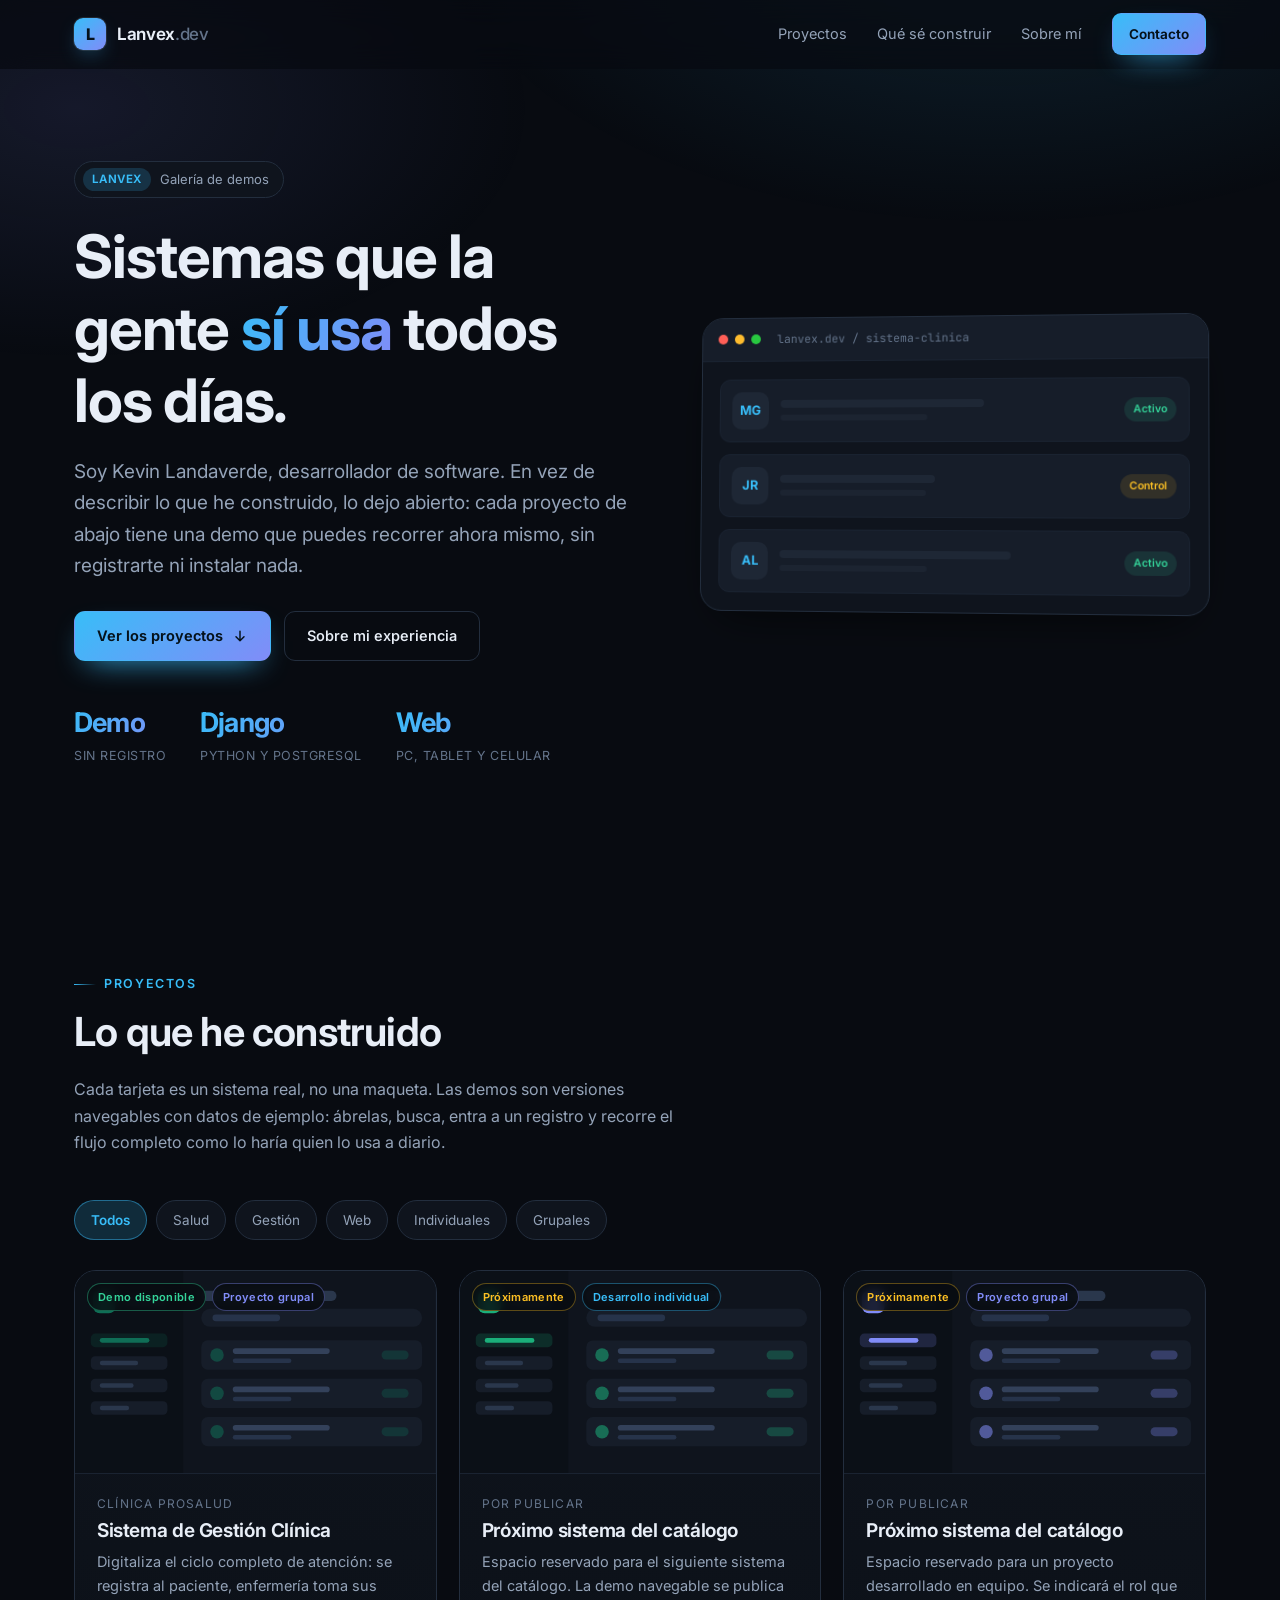
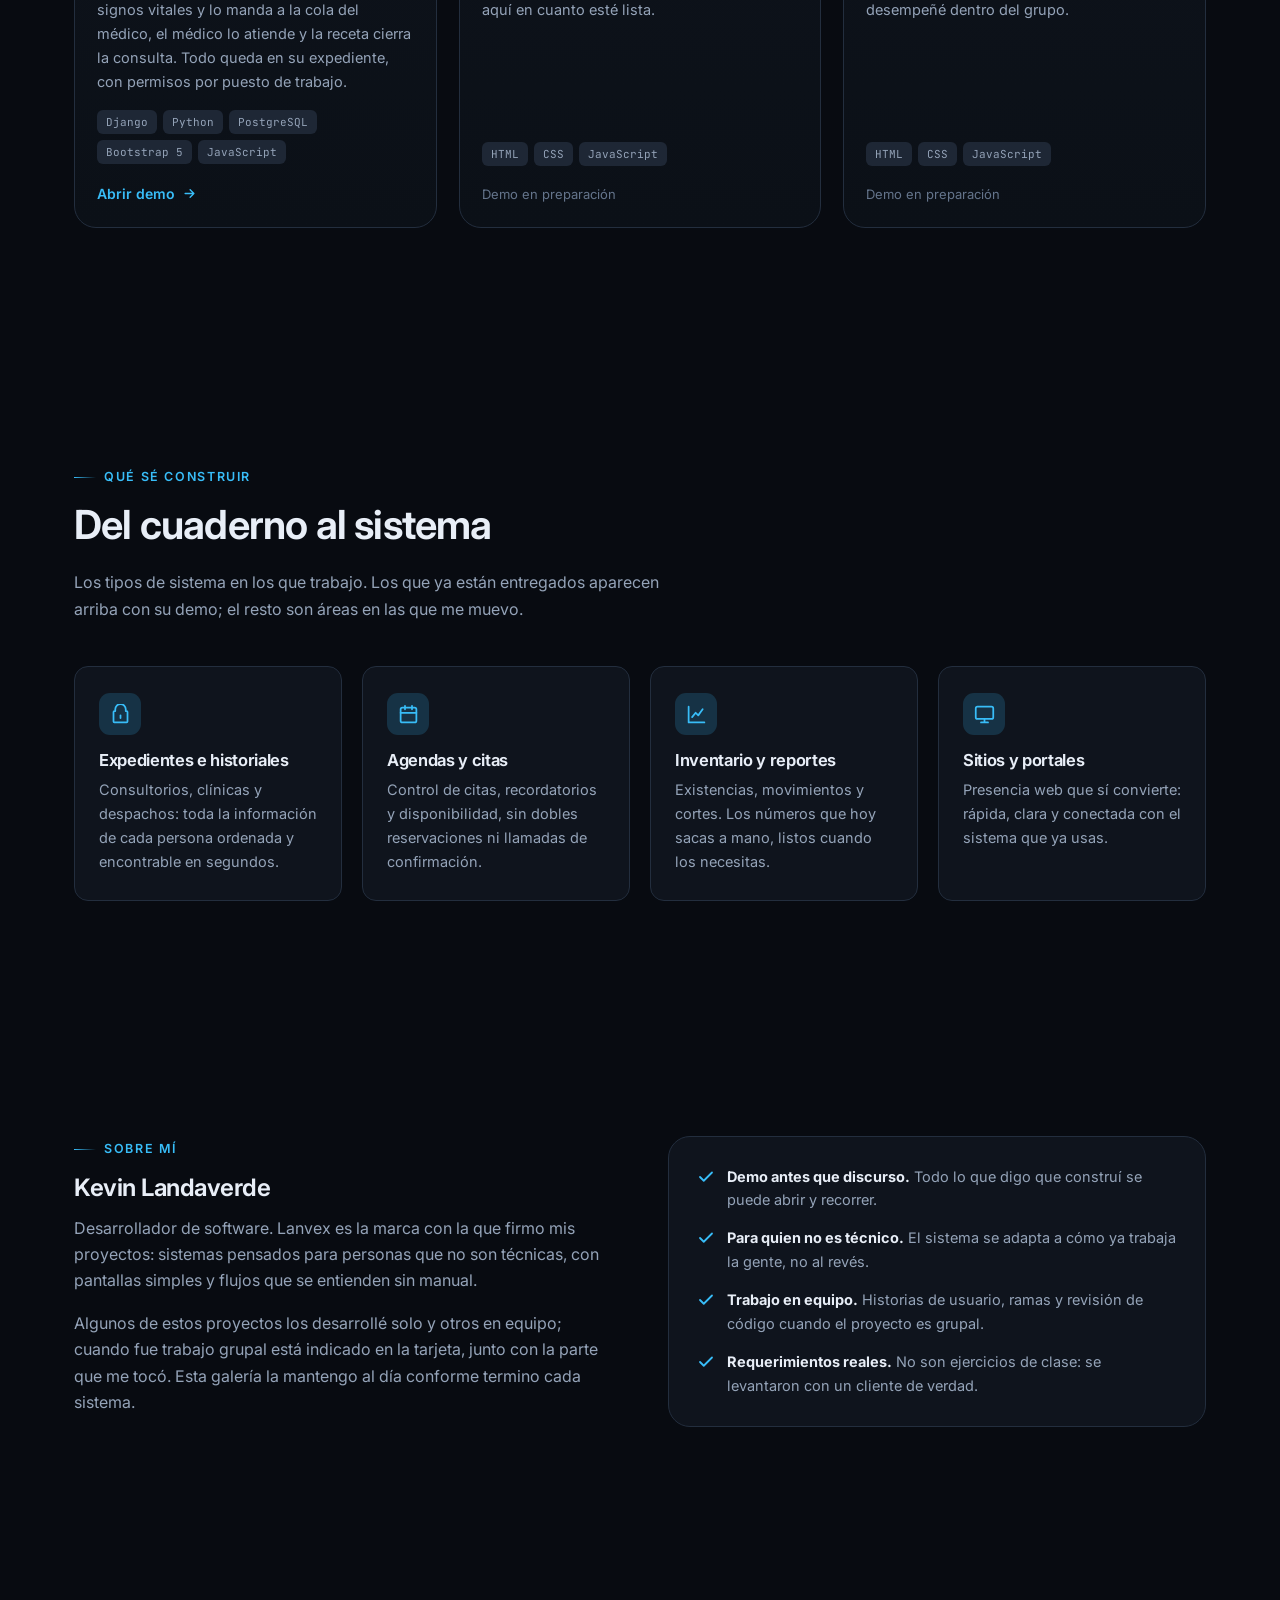
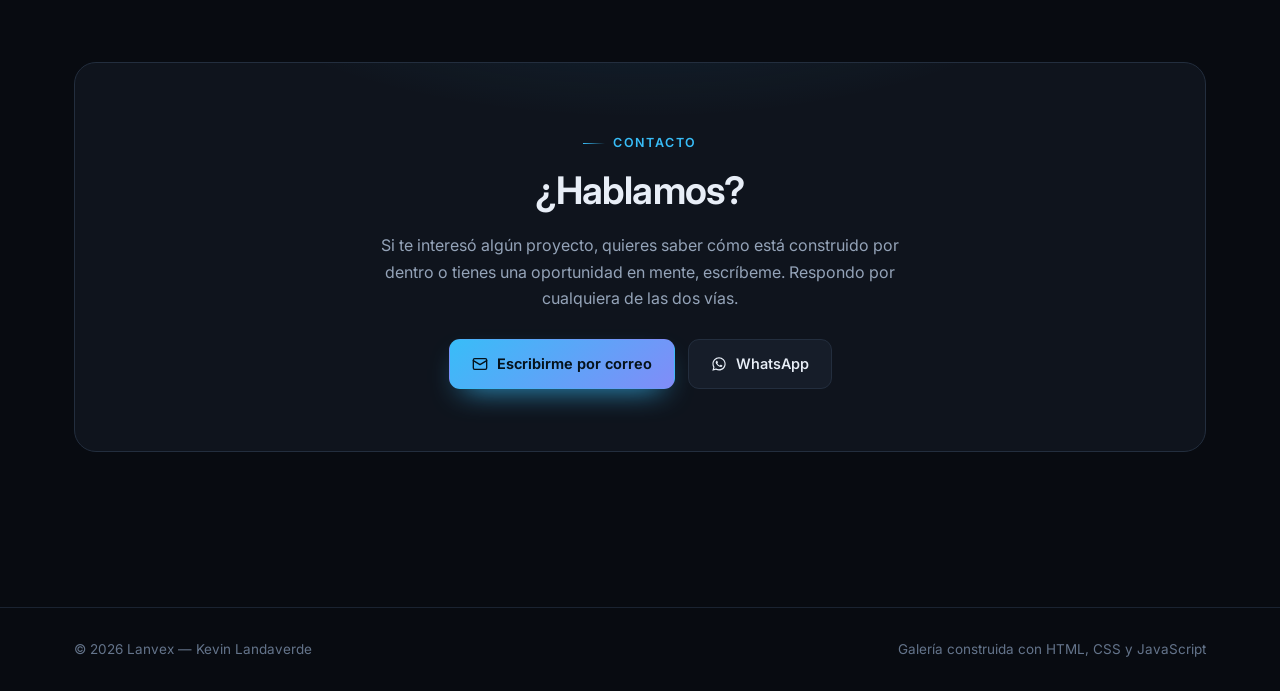
<file: index.html>
<!DOCTYPE html>
<html lang="es">
<head>
<meta charset="UTF-8">
<meta name="viewport" content="width=device-width, initial-scale=1">
<title>Lanvex — Galería de demos de Kevin Landaverde</title>
<meta name="description" content="Galería de demos de Kevin Landaverde: los sistemas que he desarrollado, abiertos para recorrerlos en el navegador, sin registro ni instalación.">
<meta name="author" content="Kevin Landaverde">
<!-- Vista previa al compartir el enlace (LinkedIn, WhatsApp, X).
     og:image tiene que ser una URL absoluta: los scrapers no resuelven rutas
     relativas. Si algún día el sitio se muda a un dominio propio, hay que
     cambiar el dominio en og:url y og:image. -->
<meta property="og:title" content="Lanvex — Galería de demos">
<meta property="og:description" content="Los sistemas que he desarrollado, abiertos para recorrerlos: gestión clínica, expedientes y más. Sin registro ni instalación.">
<meta property="og:type" content="website">
<meta property="og:url" content="https://landaverde-04.github.io/Lanvex-Labs/">
<meta property="og:site_name" content="Lanvex">
<meta property="og:locale" content="es_ES">
<meta property="og:image" content="https://landaverde-04.github.io/Lanvex-Labs/assets/img/og-cover.png">
<meta property="og:image:width" content="1200">
<meta property="og:image:height" content="630">
<meta property="og:image:alt" content="Lanvex.dev — Sistemas que la gente sí usa todos los días. Catálogo con demos navegables.">
<meta name="twitter:card" content="summary_large_image">
<meta name="twitter:title" content="Lanvex — Galería de demos">
<meta name="twitter:description" content="Los sistemas que he desarrollado, abiertos para recorrerlos. Sin registro ni instalación.">
<meta name="twitter:image" content="https://landaverde-04.github.io/Lanvex-Labs/assets/img/og-cover.png">
<link rel="icon" href="data:image/svg+xml,<svg xmlns='http://www.w3.org/2000/svg' viewBox='0 0 32 32'><rect width='32' height='32' rx='8' fill='%2338BDF8'/><text x='16' y='23' font-family='sans-serif' font-size='19' font-weight='bold' text-anchor='middle' fill='%2306121C'>L</text></svg>">
<link rel="preconnect" href="https://fonts.googleapis.com">
<link rel="preconnect" href="https://fonts.gstatic.com" crossorigin>
<link href="https://fonts.googleapis.com/css2?family=Inter:wght@400;500;600;700&family=JetBrains+Mono:wght@400;500&display=swap" rel="stylesheet">
<link rel="stylesheet" href="assets/css/site.css">
</head>
<body>

<!-- ===================== NAV ===================== -->
<header class="nav">
  <div class="wrap nav__inner">
    <a class="brand" href="#top" aria-label="Lanvex, inicio">
      <span class="brand__mark">L</span>
      <span class="brand__name">Lanvex<span>.dev</span></span>
    </a>

    <nav class="nav__links" id="navLinks">
      <a href="#proyectos">Proyectos</a>
      <a href="#servicios">Qué sé construir</a>
      <a href="#sobre-mi">Sobre mí</a>
      <a class="btn btn--primary btn--sm" href="#contacto">Contacto</a>
    </nav>

    <button class="nav__toggle" aria-label="Abrir menú" aria-expanded="false" aria-controls="navLinks">
      <svg width="20" height="20" viewBox="0 0 24 24" fill="none" stroke="currentColor" stroke-width="2" stroke-linecap="round"><path d="M4 7h16M4 12h16M4 17h16"/></svg>
    </button>
  </div>
</header>

<main id="top">

<!-- ===================== HERO ===================== -->
<section class="hero">
  <div class="wrap hero__grid">
    <div>
      <span class="hero__tag"><b>Lanvex</b> Galería de demos</span>
      <h1>Sistemas que la gente <em>sí usa</em> todos los días.</h1>
      <p class="hero__lead">
        Soy Kevin Landaverde, desarrollador de software. En vez de describir lo
        que he construido, lo dejo abierto: cada proyecto de abajo tiene una demo
        que puedes recorrer ahora mismo, sin registrarte ni instalar nada.
      </p>
      <div class="hero__cta">
        <a class="btn btn--primary" href="#proyectos">
          Ver los proyectos
          <svg width="16" height="16" viewBox="0 0 24 24" fill="none" stroke="currentColor" stroke-width="2.2" stroke-linecap="round" stroke-linejoin="round"><path d="M12 5v14M6 13l6 6 6-6"/></svg>
        </a>
        <a class="btn btn--ghost" href="#sobre-mi">Sobre mi experiencia</a>
      </div>

      <div class="stats">
        <div class="stat">
          <div class="stat__num">Demo</div>
          <div class="stat__label">Sin registro</div>
        </div>
        <div class="stat">
          <div class="stat__num">Django</div>
          <div class="stat__label">Python y PostgreSQL</div>
        </div>
        <div class="stat">
          <div class="stat__num">Web</div>
          <div class="stat__label">PC, tablet y celular</div>
        </div>
      </div>
    </div>

    <!-- Mockup decorativo -->
    <div class="window" aria-hidden="true">
      <div class="window__bar">
        <span class="window__dot"></span><span class="window__dot"></span><span class="window__dot"></span>
        <span class="window__url">lanvex.dev / sistema-clinica</span>
      </div>
      <div class="window__body">
        <div class="window__row">
          <div class="window__avatar">MG</div>
          <div><div class="window__line" style="width:62%"></div><div class="window__line window__line--sm"></div></div>
          <span class="window__pill">Activo</span>
        </div>
        <div class="window__row">
          <div class="window__avatar">JR</div>
          <div><div class="window__line" style="width:48%"></div><div class="window__line window__line--sm"></div></div>
          <span class="window__pill window__pill--warn">Control</span>
        </div>
        <div class="window__row">
          <div class="window__avatar">AL</div>
          <div><div class="window__line" style="width:70%"></div><div class="window__line window__line--sm"></div></div>
          <span class="window__pill">Activo</span>
        </div>
      </div>
    </div>
  </div>
</section>

<!-- ===================== CATÁLOGO ===================== -->
<section id="proyectos">
  <div class="wrap">
    <div class="section-head reveal">
      <span class="eyebrow">Proyectos</span>
      <h2>Lo que he construido</h2>
      <p>
        Cada tarjeta es un sistema real, no una maqueta. Las demos son versiones
        navegables con datos de ejemplo: ábrelas, busca, entra a un registro y
        recorre el flujo completo como lo haría quien lo usa a diario.
      </p>
    </div>

    <div class="filters reveal" role="group" aria-label="Filtrar proyectos">
      <button class="filter" data-filtro="todos" aria-pressed="true">Todos</button>
      <button class="filter" data-filtro="salud" aria-pressed="false">Salud</button>
      <button class="filter" data-filtro="gestion" aria-pressed="false">Gestión</button>
      <button class="filter" data-filtro="web" aria-pressed="false">Web</button>
      <button class="filter" data-filtro="individual" aria-pressed="false">Individuales</button>
      <button class="filter" data-filtro="grupal" aria-pressed="false">Grupales</button>
    </div>

    <div class="grid" id="catalogo"></div>
    <p id="sinResultados" class="card__note" hidden>No hay proyectos en esta categoría todavía.</p>
  </div>
</section>

<!-- ===================== SERVICIOS ===================== -->
<section id="servicios">
  <div class="wrap">
    <div class="section-head reveal">
      <span class="eyebrow">Qué sé construir</span>
      <h2>Del cuaderno al sistema</h2>
      <p>
        Los tipos de sistema en los que trabajo. Los que ya están entregados
        aparecen arriba con su demo; el resto son áreas en las que me muevo.
      </p>
    </div>

    <div class="services">
      <div class="service reveal">
        <div class="service__icon">
          <svg width="21" height="21" viewBox="0 0 24 24" fill="none" stroke="currentColor" stroke-width="2" stroke-linecap="round" stroke-linejoin="round"><path d="M19 8h-1V6a6 6 0 1 0-12 0v2H5a1 1 0 0 0-1 1v11a1 1 0 0 0 1 1h14a1 1 0 0 0 1-1V9a1 1 0 0 0-1-1Z"/><path d="M12 13v3"/></svg>
        </div>
        <h3>Expedientes e historiales</h3>
        <p>Consultorios, clínicas y despachos: toda la información de cada persona ordenada y encontrable en segundos.</p>
      </div>

      <div class="service reveal">
        <div class="service__icon">
          <svg width="21" height="21" viewBox="0 0 24 24" fill="none" stroke="currentColor" stroke-width="2" stroke-linecap="round" stroke-linejoin="round"><rect x="3" y="4" width="18" height="17" rx="2"/><path d="M8 2v4M16 2v4M3 10h18"/></svg>
        </div>
        <h3>Agendas y citas</h3>
        <p>Control de citas, recordatorios y disponibilidad, sin dobles reservaciones ni llamadas de confirmación.</p>
      </div>

      <div class="service reveal">
        <div class="service__icon">
          <svg width="21" height="21" viewBox="0 0 24 24" fill="none" stroke="currentColor" stroke-width="2" stroke-linecap="round" stroke-linejoin="round"><path d="M3 3v18h18"/><path d="M7 15l4-5 3 3 5-7"/></svg>
        </div>
        <h3>Inventario y reportes</h3>
        <p>Existencias, movimientos y cortes. Los números que hoy sacas a mano, listos cuando los necesitas.</p>
      </div>

      <div class="service reveal">
        <div class="service__icon">
          <svg width="21" height="21" viewBox="0 0 24 24" fill="none" stroke="currentColor" stroke-width="2" stroke-linecap="round" stroke-linejoin="round"><rect x="2" y="3" width="20" height="14" rx="2"/><path d="M8 21h8M12 17v4"/></svg>
        </div>
        <h3>Sitios y portales</h3>
        <p>Presencia web que sí convierte: rápida, clara y conectada con el sistema que ya usas.</p>
      </div>
    </div>
  </div>
</section>

<!-- ===================== SOBRE MÍ ===================== -->
<section id="sobre-mi">
  <div class="wrap about">
    <div class="reveal">
      <span class="eyebrow">Sobre mí</span>
      <h2>Kevin Landaverde</h2>
      <p style="color:var(--text-muted)">
        Desarrollador de software. Lanvex es la marca con la que firmo mis
        proyectos: sistemas pensados para personas que no son técnicas, con
        pantallas simples y flujos que se entienden sin manual.
      </p>
      <p style="color:var(--text-muted)">
        Algunos de estos proyectos los desarrollé solo y otros en equipo; cuando
        fue trabajo grupal está indicado en la tarjeta, junto con la parte que me
        tocó. Esta galería la mantengo al día conforme termino cada sistema.
      </p>
    </div>

    <div class="about__card reveal">
      <ul class="about__list">
        <li>
          <svg width="18" height="18" viewBox="0 0 24 24" fill="none" stroke="currentColor" stroke-width="2.4" stroke-linecap="round" stroke-linejoin="round"><path d="M20 6 9 17l-5-5"/></svg>
          <span><b style="color:var(--text)">Demo antes que discurso.</b> Todo lo que digo que construí se puede abrir y recorrer.</span>
        </li>
        <li>
          <svg width="18" height="18" viewBox="0 0 24 24" fill="none" stroke="currentColor" stroke-width="2.4" stroke-linecap="round" stroke-linejoin="round"><path d="M20 6 9 17l-5-5"/></svg>
          <span><b style="color:var(--text)">Para quien no es técnico.</b> El sistema se adapta a cómo ya trabaja la gente, no al revés.</span>
        </li>
        <li>
          <svg width="18" height="18" viewBox="0 0 24 24" fill="none" stroke="currentColor" stroke-width="2.4" stroke-linecap="round" stroke-linejoin="round"><path d="M20 6 9 17l-5-5"/></svg>
          <span><b style="color:var(--text)">Trabajo en equipo.</b> Historias de usuario, ramas y revisión de código cuando el proyecto es grupal.</span>
        </li>
        <li>
          <svg width="18" height="18" viewBox="0 0 24 24" fill="none" stroke="currentColor" stroke-width="2.4" stroke-linecap="round" stroke-linejoin="round"><path d="M20 6 9 17l-5-5"/></svg>
          <span><b style="color:var(--text)">Requerimientos reales.</b> No son ejercicios de clase: se levantaron con un cliente de verdad.</span>
        </li>
      </ul>
    </div>
  </div>
</section>

<!-- ===================== CONTACTO ===================== -->
<section id="contacto">
  <div class="wrap">
    <div class="cta reveal">
      <span class="eyebrow" style="justify-content:center">Contacto</span>
      <h2>¿Hablamos?</h2>
      <p>
        Si te interesó algún proyecto, quieres saber cómo está construido por
        dentro o tienes una oportunidad en mente, escríbeme. Respondo por
        cualquiera de las dos vías.
      </p>
      <div class="cta__actions">
        <a class="btn btn--primary" href="mailto:landaverde.kevin04@gmail.com?subject=Contacto%20desde%20el%20portafolio%20de%20Lanvex">
          <svg width="16" height="16" viewBox="0 0 24 24" fill="none" stroke="currentColor" stroke-width="2" stroke-linecap="round" stroke-linejoin="round"><rect x="2" y="4" width="20" height="16" rx="2"/><path d="m2 7 10 6 10-6"/></svg>
          Escribirme por correo
        </a>
        <a class="btn" href="https://wa.me/50375398582?text=Hola%20Kevin%2C%20vi%20tu%20portafolio%20de%20Lanvex" target="_blank" rel="noopener">
          <svg width="16" height="16" viewBox="0 0 24 24" fill="currentColor"><path d="M12.04 2c-5.46 0-9.9 4.44-9.9 9.9 0 1.75.46 3.45 1.32 4.95L2 22l5.3-1.38a9.87 9.87 0 0 0 4.74 1.2h.01c5.46 0 9.9-4.44 9.9-9.9 0-2.64-1.03-5.13-2.9-7A9.82 9.82 0 0 0 12.04 2Zm0 18.02h-.01a8.2 8.2 0 0 1-4.18-1.15l-.3-.18-3.1.81.83-3.03-.2-.31a8.18 8.18 0 0 1-1.26-4.36c0-4.54 3.7-8.23 8.23-8.23 2.2 0 4.26.86 5.82 2.41a8.18 8.18 0 0 1 2.41 5.82c0 4.54-3.7 8.22-8.24 8.22Zm4.52-6.16c-.25-.13-1.47-.72-1.69-.81-.23-.08-.39-.12-.56.13-.16.24-.64.8-.78.97-.14.16-.29.18-.54.06-.25-.13-1.05-.39-1.99-1.23-.74-.66-1.23-1.47-1.38-1.72-.14-.25-.01-.38.11-.5.11-.11.25-.29.37-.43.13-.15.17-.25.25-.41.08-.17.04-.31-.02-.43-.06-.13-.56-1.35-.77-1.84-.2-.48-.4-.42-.55-.43h-.47c-.16 0-.43.06-.65.31-.22.25-.85.84-.85 2.04s.87 2.37 1 2.53c.12.17 1.72 2.62 4.16 3.68.58.25 1.03.4 1.39.51.58.19 1.11.16 1.53.1.47-.07 1.47-.6 1.67-1.18.21-.58.21-1.07.15-1.18-.06-.11-.22-.17-.47-.29Z"/></svg>
          WhatsApp
        </a>
      </div>
    </div>
  </div>
</section>

</main>

<footer class="footer">
  <div class="wrap footer__inner">
    <span>© <span id="anio">2026</span> Lanvex — Kevin Landaverde</span>
    <span>Galería construida con HTML, CSS y JavaScript</span>
  </div>
</footer>

<script src="assets/data/projects.js"></script>
<script src="assets/js/site.js"></script>
</body>
</html>
</file>
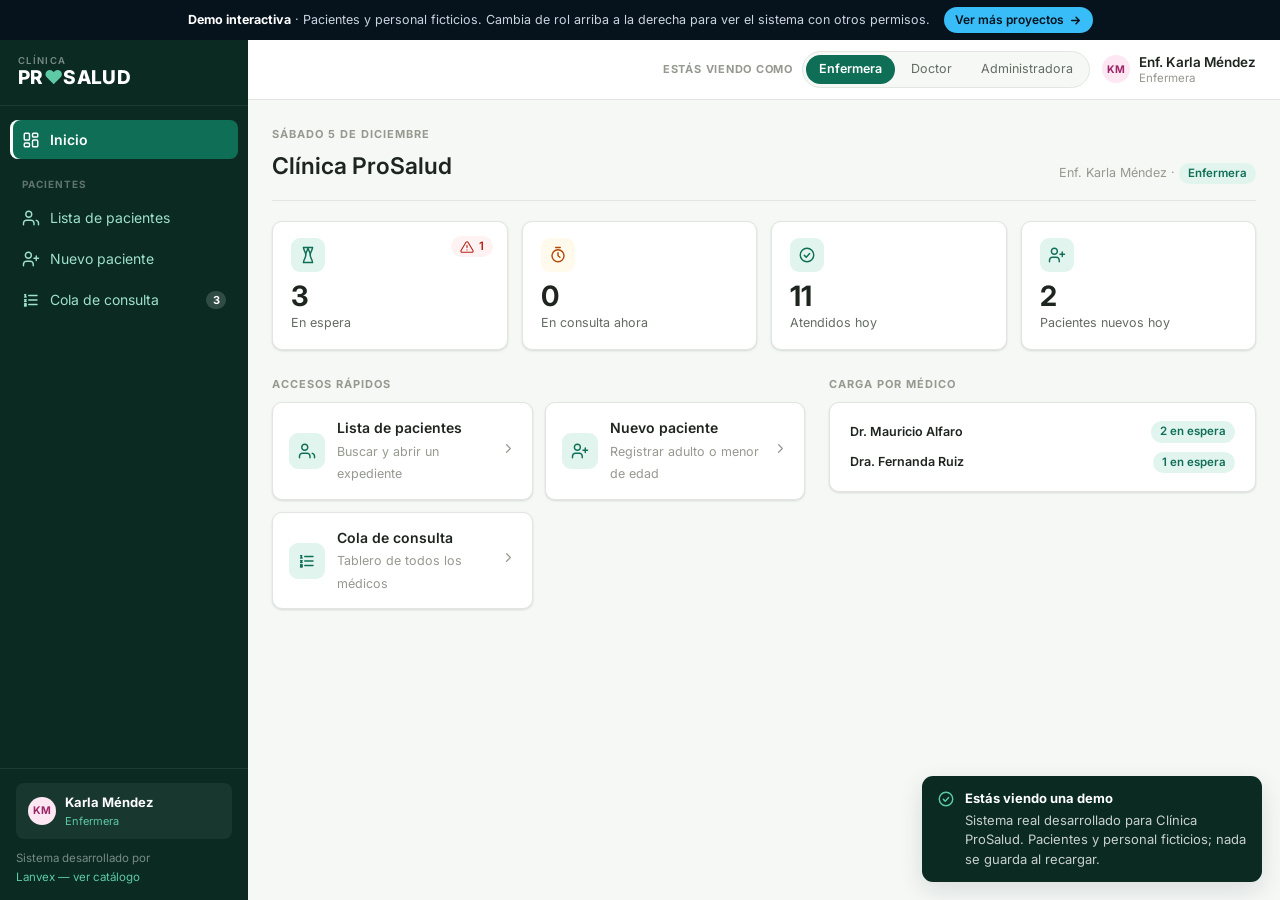
<file: demos/sistema-clinica/index.html>
<!DOCTYPE html>
<html lang="es">
<head>
<meta charset="UTF-8">
<meta name="viewport" content="width=device-width, initial-scale=1">
<title>Sistema de gestión clínica — Demo de Lanvex</title>
<meta name="description" content="Demo navegable del sistema de gestión clínica desarrollado para Clínica ProSalud: pacientes, expediente, preconsulta con signos vitales, cola de consulta por médico, atención y receta. Desarrollado por Lanvex.">
<meta name="author" content="Kevin Landaverde">
<!-- Vista previa al compartir el enlace directo de la demo -->
<meta property="og:title" content="Sistema de Gestión Clínica — Demo de Lanvex">
<meta property="og:description" content="Demo navegable del sistema desarrollado para Clínica ProSalud: preconsulta, cola de consulta por médico, atención y receta. Cambia de rol para ver los permisos en acción.">
<meta property="og:type" content="website">
<meta property="og:url" content="https://landaverde-04.github.io/Lanvex-Labs/demos/sistema-clinica/">
<meta property="og:site_name" content="Lanvex">
<meta property="og:locale" content="es_ES">
<meta property="og:image" content="https://landaverde-04.github.io/Lanvex-Labs/assets/img/og-cover-clinica.png">
<meta property="og:image:width" content="1200">
<meta property="og:image:height" content="630">
<meta property="og:image:alt" content="Demo del sistema de gestión clínica: del papel al sistema, sin perder el paso.">
<meta name="twitter:card" content="summary_large_image">
<meta name="twitter:title" content="Sistema de Gestión Clínica — Demo de Lanvex">
<meta name="twitter:description" content="Preconsulta, cola de consulta, atención y receta. Recorre el ciclo completo cambiando de rol.">
<meta name="twitter:image" content="https://landaverde-04.github.io/Lanvex-Labs/assets/img/og-cover-clinica.png">
<link rel="icon" href="data:image/svg+xml,<svg xmlns='http://www.w3.org/2000/svg' viewBox='0 0 32 32'><rect width='32' height='32' rx='8' fill='%230F6E56'/><path d='M16 8v16M8 16h16' stroke='white' stroke-width='3.5' stroke-linecap='round'/></svg>">
<link rel="preconnect" href="https://fonts.googleapis.com">
<link rel="preconnect" href="https://fonts.gstatic.com" crossorigin>
<link href="https://fonts.googleapis.com/css2?family=Inter:wght@400;500;600;700;800&display=swap" rel="stylesheet">
<link rel="stylesheet" href="css/app.css">
</head>
<body>

<!-- ============ Aviso de demo ============ -->
<div class="demo-banner no-print">
  <span class="demo-banner__text">
    <b>Demo interactiva</b> · Pacientes y personal ficticios. Cambia de rol arriba a la derecha para ver el sistema con otros permisos.
  </span>
  <a class="demo-banner__cta" href="../../index.html#proyectos">
    Ver más proyectos
    <svg width="13" height="13" viewBox="0 0 24 24" fill="none" stroke="currentColor" stroke-width="2.6" stroke-linecap="round" stroke-linejoin="round"><path d="M5 12h14M13 6l6 6-6 6"/></svg>
  </a>
</div>

<div class="app">

  <!-- ============ Sidebar ============ -->
  <aside class="sidebar" id="sidebar">
    <!-- El logo cambia con la clínica activa, como en el sistema real -->
    <div class="sidebar__brand" id="marca"></div>

    <!-- Selector de clínica activa: solo lo ve quien pertenece a más de una -->
    <div class="clinicas" id="selectorClinica" hidden>
      <div class="clinicas__label">Clínica</div>
      <div class="clinicas__group" id="clinicasGroup" role="group" aria-label="Clínica en la que trabajas"></div>
    </div>

    <nav class="sidebar__nav" id="sidebarNav"></nav>

    <div class="sidebar__foot">
      <div class="sidebar__user" id="sidebarUser"></div>
      Sistema desarrollado por<br>
      <a href="../../index.html">Lanvex — ver catálogo</a>
    </div>
  </aside>

  <div class="scrim hide no-print" id="scrim"></div>

  <!-- ============ Área principal ============ -->
  <div>
    <header class="topbar no-print">
      <button class="menu-btn" id="menuBtn" aria-label="Abrir módulos">
        <svg width="19" height="19" viewBox="0 0 24 24" fill="none" stroke="currentColor" stroke-width="2" stroke-linecap="round"><path d="M4 7h16M4 12h16M4 17h16"/></svg>
      </button>

      <div class="topbar__spacer"></div>

      <div class="rolepicker">
        <span class="rolepicker__label">Estás viendo como</span>
        <div class="rolepicker__group" id="rolePicker" role="group" aria-label="Rol con el que se navega la demo"></div>
      </div>

      <div class="topbar__user">
        <span class="avatar avatar--sm" id="userAvatar">KM</span>
        <span class="stack">
          <span class="topbar__name" id="userName">Enf. Karla Méndez</span>
          <span class="topbar__role" id="userRole">Enfermera</span>
        </span>
      </div>
    </header>

    <main class="content" id="vista"></main>
  </div>
</div>

<!-- ============ Modales y avisos ============ -->
<div class="overlay" id="overlay" hidden>
  <div class="modal" id="modal" role="dialog" aria-modal="true" aria-labelledby="modalTitulo"></div>
</div>

<div class="toasts no-print" id="toasts" aria-live="polite"></div>

<script src="js/data.js"></script>
<script src="js/app.js"></script>
</body>
</html>
</file>
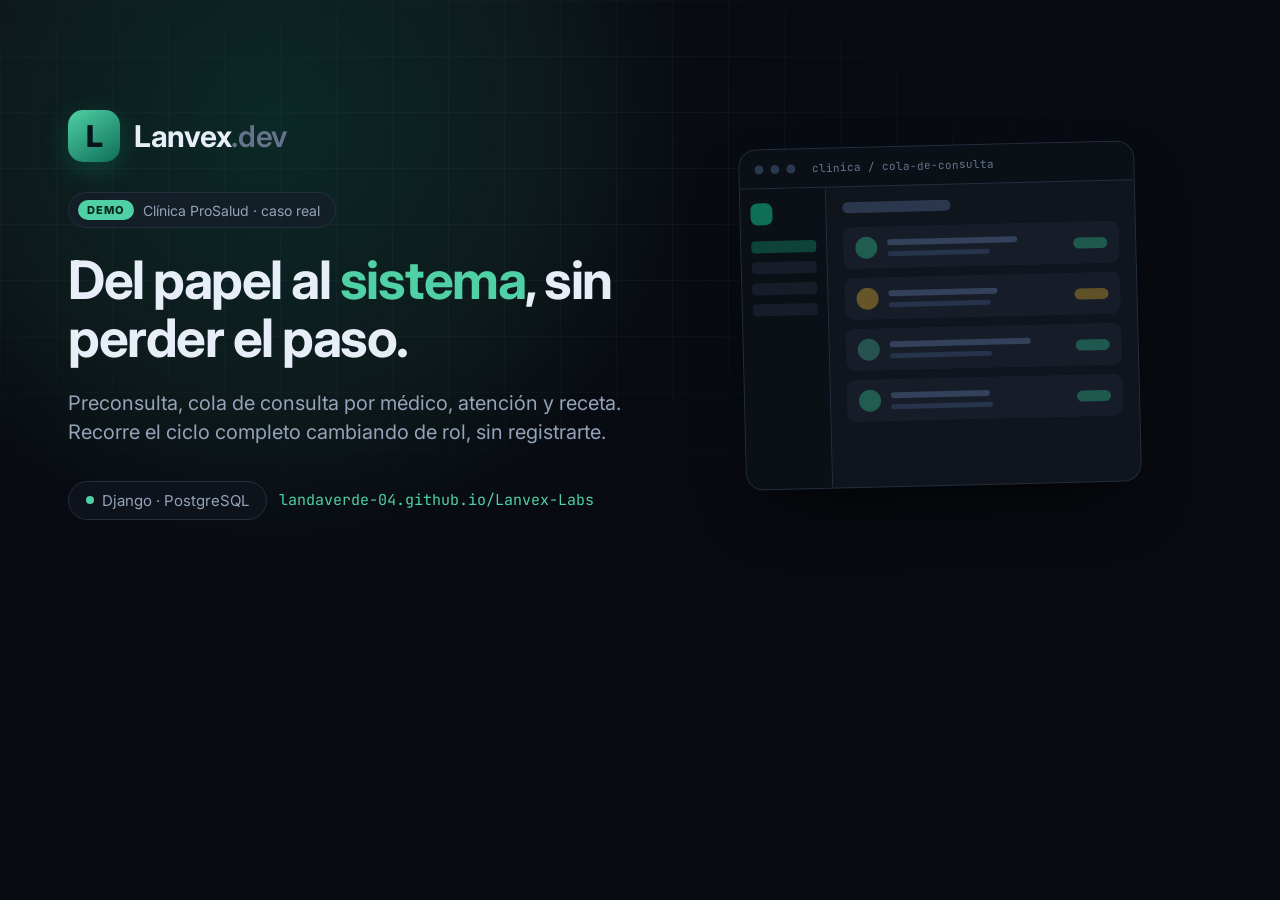
<file: assets/img/og-cover-clinica.src.html>
<!DOCTYPE html>
<html lang="es">
<head>
<meta charset="UTF-8">
<link href="https://fonts.googleapis.com/css2?family=Inter:wght@400;500;600;700;800&family=JetBrains+Mono:wght@500&display=swap" rel="stylesheet">
<style>
  :root {
    --bg: #080B11;
    --surface-1: #0F141D;
    --surface-2: #161D29;
    --surface-3: #1E2735;
    --border: #232E3E;
    --text: #E8EEF7;
    --text-muted: #94A3B8;
    --text-dim: #64748B;
    --brand: #4FD1A5;
    --brand-2: #818CF8;
    --ok: #34D399;
  }

  * { box-sizing: border-box; margin: 0; padding: 0; }

  html, body { width: 1200px; height: 630px; overflow: hidden; }

  body {
    background: var(--bg);
    font-family: Inter, "Segoe UI", sans-serif;
    color: var(--text);
    position: relative;
  }

  /* Halo de marca, igual que el hero del sitio */
  .glow {
    position: absolute;
    width: 900px;
    height: 900px;
    border-radius: 50%;
    background: radial-gradient(circle, rgba(15,110,86,.30) 0%, rgba(79,209,165,.08) 42%, transparent 68%);
    top: -330px;
    left: -180px;
  }

  .grid {
    position: absolute;
    inset: 0;
    background-image:
      linear-gradient(rgba(35,46,62,.35) 1px, transparent 1px),
      linear-gradient(90deg, rgba(35,46,62,.35) 1px, transparent 1px);
    background-size: 56px 56px;
    mask-image: radial-gradient(ellipse 90% 70% at 30% 30%, #000 20%, transparent 75%);
    -webkit-mask-image: radial-gradient(ellipse 90% 70% at 30% 30%, #000 20%, transparent 75%);
  }

  .wrap {
    position: relative;
    height: 100%;
    display: grid;
    grid-template-columns: 1fr 396px;
    gap: 46px;
    padding: 62px 62px 62px 68px;
    align-items: center;
  }

  /* ---------- Columna izquierda ---------- */

  .brand { display: flex; align-items: center; gap: 14px; margin-bottom: 30px; }

  .brand__mark {
    width: 52px; height: 52px;
    border-radius: 15px;
    background: linear-gradient(145deg, #4FD1A5, #0F6E56);
    color: #06121C;
    font-size: 30px;
    font-weight: 800;
    display: flex;
    align-items: center;
    justify-content: center;
    box-shadow: 0 8px 26px rgba(15,110,86,.45);
  }

  .brand__name { font-size: 30px; font-weight: 700; letter-spacing: -.01em; }
  .brand__name span { color: var(--text-dim); font-weight: 600; }

  .tag {
    display: inline-flex;
    align-items: center;
    gap: 9px;
    padding: 7px 15px 7px 9px;
    border: 1px solid var(--border);
    border-radius: 999px;
    background: rgba(22,29,41,.7);
    font-size: 14px;
    color: var(--text-muted);
    margin-bottom: 24px;
  }

  .tag b {
    background: var(--brand);
    color: #06251C;
    font-size: 11px;
    font-weight: 800;
    letter-spacing: .08em;
    padding: 3px 9px;
    border-radius: 999px;
  }

  h1 {
    font-size: 53px;
    line-height: 1.08;
    letter-spacing: -.028em;
    font-weight: 700;
    margin-bottom: 22px;
  }

  h1 em {
    font-style: normal;
    color: var(--brand);
    white-space: nowrap;
  }

  .lead {
    font-size: 20px;
    line-height: 1.45;
    color: var(--text-muted);
    max-width: 560px;
    margin-bottom: 34px;
  }

  .foot { display: flex; align-items: center; gap: 12px; }

  .pill {
    display: inline-flex;
    align-items: center;
    gap: 8px;
    padding: 9px 17px;
    border-radius: 999px;
    border: 1px solid var(--border);
    background: rgba(15,20,29,.8);
    font-size: 15px;
    color: var(--text-muted);
  }

  .pill .dot { width: 8px; height: 8px; border-radius: 50%; background: #4FD1A5; }

  .url {
    font-family: "JetBrains Mono", monospace;
    font-size: 15px;
    color: var(--brand);
  }

  /* ---------- Columna derecha: mockup del sistema ---------- */

  .window {
    border: 1px solid var(--border);
    border-radius: 18px;
    background: var(--surface-1);
    overflow: hidden;
    box-shadow: 0 30px 70px -26px rgba(0,0,0,.9);
    transform: rotate(-1.4deg);
  }

  .window__bar {
    display: flex;
    align-items: center;
    gap: 7px;
    padding: 12px 15px;
    background: #0B1017;
    border-bottom: 1px solid var(--border);
  }

  .dot3 { width: 9px; height: 9px; border-radius: 50%; background: #2A374C; }

  .window__url {
    margin-left: 10px;
    font-family: "JetBrains Mono", monospace;
    font-size: 11px;
    color: var(--text-dim);
  }

  .window__body { display: grid; grid-template-columns: 86px 1fr; height: 300px; }

  .mini-side { background: #0B1017; border-right: 1px solid var(--border); padding: 14px 10px; }

  .mini-logo { width: 22px; height: 22px; border-radius: 7px; background: #0F6E56; margin-bottom: 16px; }

  .mini-item { height: 12px; border-radius: 4px; background: var(--surface-2); margin-bottom: 9px; }
  .mini-item.is-on { background: rgba(15,110,86,.55); }

  .mini-main { padding: 15px 16px; }

  .mini-title { height: 11px; width: 108px; border-radius: 5px; background: #2A374C; margin-bottom: 14px; }

  .row {
    display: flex;
    align-items: center;
    gap: 10px;
    padding: 10px 12px;
    border-radius: 9px;
    background: var(--surface-2);
    margin-bottom: 9px;
  }

  .row__av { width: 22px; height: 22px; border-radius: 50%; background: rgba(52,211,153,.35); flex-shrink: 0; }
  .row__av.b { background: rgba(251,191,36,.35); }
  .row__av.c { background: rgba(79,209,165,.3); }

  .row__lines { flex: 1; }
  .row__l1 { height: 6px; border-radius: 3px; background: #33415A; margin-bottom: 6px; }
  .row__l2 { height: 5px; width: 58%; border-radius: 3px; background: #26334A; }

  .row__pill { width: 34px; height: 11px; border-radius: 6px; background: rgba(52,211,153,.32); flex-shrink: 0; }
  .row__pill.warn { background: rgba(251,191,36,.32); }
</style>
</head>
<body>
  <div class="glow"></div>
  <div class="grid"></div>

  <div class="wrap">
    <div>
      <div class="brand">
        <span class="brand__mark">L</span>
        <span class="brand__name">Lanvex<span>.dev</span></span>
      </div>

      <div class="tag"><b>DEMO</b> Clínica ProSalud · caso real</div>

      <h1>Del papel al <em>sistema</em>, sin perder el paso.</h1>

      <p class="lead">
        Preconsulta, cola de consulta por médico, atención y receta.
        Recorre el ciclo completo cambiando de rol, sin registrarte.
      </p>

      <div class="foot">
        <span class="pill"><span class="dot"></span> Django · PostgreSQL</span>
        <span class="url">landaverde-04.github.io/Lanvex-Labs</span>
      </div>
    </div>

    <div class="window">
      <div class="window__bar">
        <span class="dot3"></span><span class="dot3"></span><span class="dot3"></span>
        <span class="window__url">clinica / cola-de-consulta</span>
      </div>
      <div class="window__body">
        <div class="mini-side">
          <div class="mini-logo"></div>
          <div class="mini-item is-on"></div>
          <div class="mini-item"></div>
          <div class="mini-item"></div>
          <div class="mini-item"></div>
        </div>
        <div class="mini-main">
          <div class="mini-title"></div>
          <div class="row">
            <span class="row__av"></span>
            <span class="row__lines"><span class="row__l1" style="display:block;width:74%"></span><span class="row__l2" style="display:block"></span></span>
            <span class="row__pill"></span>
          </div>
          <div class="row">
            <span class="row__av b"></span>
            <span class="row__lines"><span class="row__l1" style="display:block;width:62%"></span><span class="row__l2" style="display:block"></span></span>
            <span class="row__pill warn"></span>
          </div>
          <div class="row">
            <span class="row__av c"></span>
            <span class="row__lines"><span class="row__l1" style="display:block;width:80%"></span><span class="row__l2" style="display:block"></span></span>
            <span class="row__pill"></span>
          </div>
          <div class="row">
            <span class="row__av"></span>
            <span class="row__lines"><span class="row__l1" style="display:block;width:56%"></span><span class="row__l2" style="display:block"></span></span>
            <span class="row__pill"></span>
          </div>
        </div>
      </div>
    </div>
  </div>
</body>
</html>
</file>
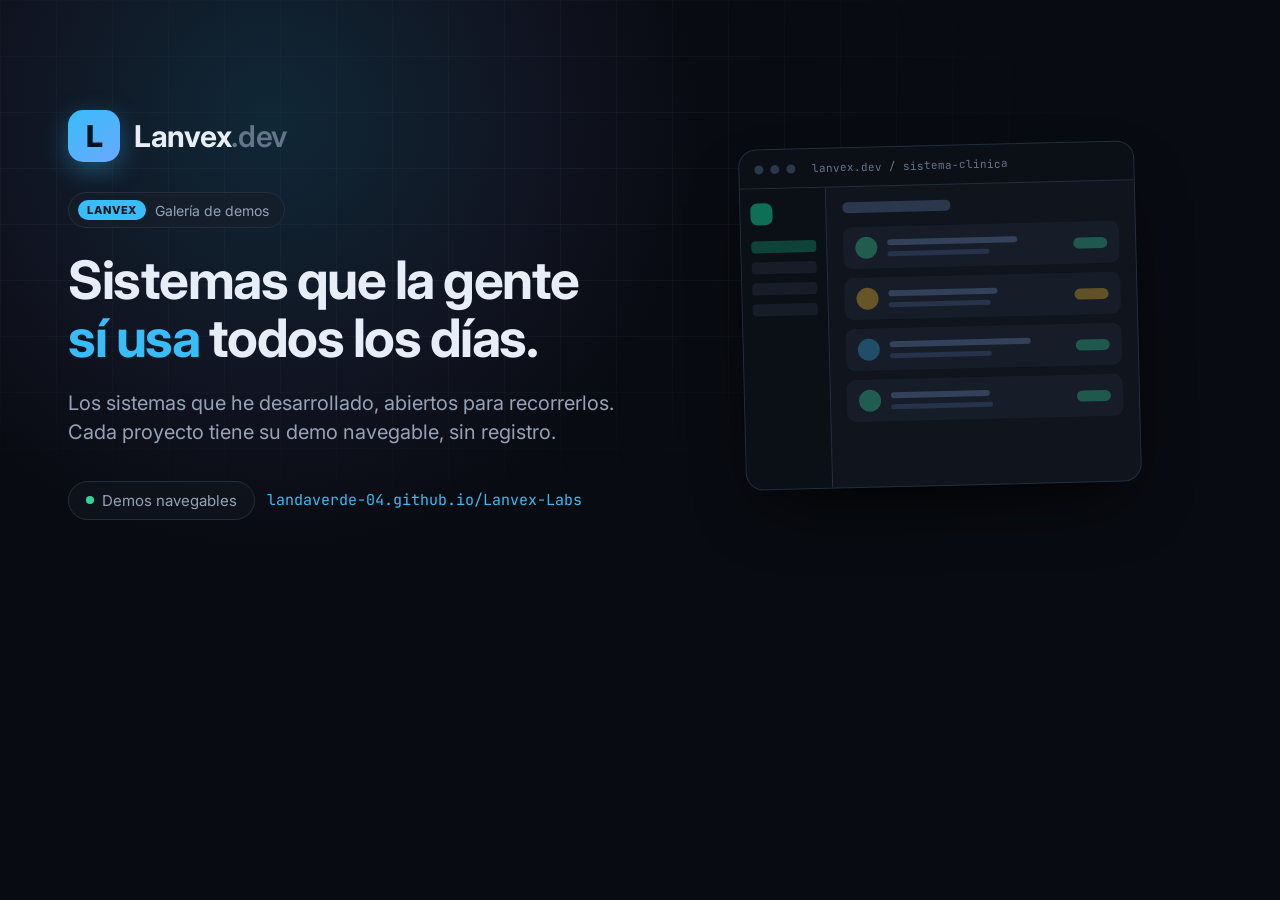
<file: assets/img/og-cover.src.html>
<!DOCTYPE html>
<html lang="es">
<head>
<meta charset="UTF-8">
<link href="https://fonts.googleapis.com/css2?family=Inter:wght@400;500;600;700;800&family=JetBrains+Mono:wght@500&display=swap" rel="stylesheet">
<style>
  :root {
    --bg: #080B11;
    --surface-1: #0F141D;
    --surface-2: #161D29;
    --surface-3: #1E2735;
    --border: #232E3E;
    --text: #E8EEF7;
    --text-muted: #94A3B8;
    --text-dim: #64748B;
    --brand: #38BDF8;
    --brand-2: #818CF8;
    --ok: #34D399;
  }

  * { box-sizing: border-box; margin: 0; padding: 0; }

  html, body { width: 1200px; height: 630px; overflow: hidden; }

  body {
    background: var(--bg);
    font-family: Inter, "Segoe UI", sans-serif;
    color: var(--text);
    position: relative;
  }

  /* Halo de marca, igual que el hero del sitio */
  .glow {
    position: absolute;
    width: 900px;
    height: 900px;
    border-radius: 50%;
    background: radial-gradient(circle, rgba(56,189,248,.16) 0%, rgba(129,140,248,.07) 42%, transparent 68%);
    top: -330px;
    left: -180px;
  }

  .grid {
    position: absolute;
    inset: 0;
    background-image:
      linear-gradient(rgba(35,46,62,.35) 1px, transparent 1px),
      linear-gradient(90deg, rgba(35,46,62,.35) 1px, transparent 1px);
    background-size: 56px 56px;
    mask-image: radial-gradient(ellipse 90% 70% at 30% 30%, #000 20%, transparent 75%);
    -webkit-mask-image: radial-gradient(ellipse 90% 70% at 30% 30%, #000 20%, transparent 75%);
  }

  .wrap {
    position: relative;
    height: 100%;
    display: grid;
    grid-template-columns: 1fr 396px;
    gap: 46px;
    padding: 62px 62px 62px 68px;
    align-items: center;
  }

  /* ---------- Columna izquierda ---------- */

  .brand { display: flex; align-items: center; gap: 14px; margin-bottom: 30px; }

  .brand__mark {
    width: 52px; height: 52px;
    border-radius: 15px;
    background: linear-gradient(145deg, #38BDF8, #6aa8ff);
    color: #06121C;
    font-size: 30px;
    font-weight: 800;
    display: flex;
    align-items: center;
    justify-content: center;
    box-shadow: 0 8px 26px rgba(56,189,248,.35);
  }

  .brand__name { font-size: 30px; font-weight: 700; letter-spacing: -.01em; }
  .brand__name span { color: var(--text-dim); font-weight: 600; }

  .tag {
    display: inline-flex;
    align-items: center;
    gap: 9px;
    padding: 7px 15px 7px 9px;
    border: 1px solid var(--border);
    border-radius: 999px;
    background: rgba(22,29,41,.7);
    font-size: 14px;
    color: var(--text-muted);
    margin-bottom: 24px;
  }

  .tag b {
    background: var(--brand);
    color: #06121C;
    font-size: 11px;
    font-weight: 800;
    letter-spacing: .08em;
    padding: 3px 9px;
    border-radius: 999px;
  }

  h1 {
    font-size: 53px;
    line-height: 1.08;
    letter-spacing: -.028em;
    font-weight: 700;
    margin-bottom: 22px;
  }

  h1 em {
    font-style: normal;
    color: var(--brand);
    white-space: nowrap;
  }

  .lead {
    font-size: 20px;
    line-height: 1.45;
    color: var(--text-muted);
    max-width: 560px;
    margin-bottom: 34px;
  }

  .foot { display: flex; align-items: center; gap: 12px; }

  .pill {
    display: inline-flex;
    align-items: center;
    gap: 8px;
    padding: 9px 17px;
    border-radius: 999px;
    border: 1px solid var(--border);
    background: rgba(15,20,29,.8);
    font-size: 15px;
    color: var(--text-muted);
  }

  .pill .dot { width: 8px; height: 8px; border-radius: 50%; background: var(--ok); }

  .url {
    font-family: "JetBrains Mono", monospace;
    font-size: 15px;
    color: var(--brand);
  }

  /* ---------- Columna derecha: mockup del sistema ---------- */

  .window {
    border: 1px solid var(--border);
    border-radius: 18px;
    background: var(--surface-1);
    overflow: hidden;
    box-shadow: 0 30px 70px -26px rgba(0,0,0,.9);
    transform: rotate(-1.4deg);
  }

  .window__bar {
    display: flex;
    align-items: center;
    gap: 7px;
    padding: 12px 15px;
    background: #0B1017;
    border-bottom: 1px solid var(--border);
  }

  .dot3 { width: 9px; height: 9px; border-radius: 50%; background: #2A374C; }

  .window__url {
    margin-left: 10px;
    font-family: "JetBrains Mono", monospace;
    font-size: 11px;
    color: var(--text-dim);
  }

  .window__body { display: grid; grid-template-columns: 86px 1fr; height: 300px; }

  .mini-side { background: #0B1017; border-right: 1px solid var(--border); padding: 14px 10px; }

  .mini-logo { width: 22px; height: 22px; border-radius: 7px; background: #0F6E56; margin-bottom: 16px; }

  .mini-item { height: 12px; border-radius: 4px; background: var(--surface-2); margin-bottom: 9px; }
  .mini-item.is-on { background: rgba(15,110,86,.55); }

  .mini-main { padding: 15px 16px; }

  .mini-title { height: 11px; width: 108px; border-radius: 5px; background: #2A374C; margin-bottom: 14px; }

  .row {
    display: flex;
    align-items: center;
    gap: 10px;
    padding: 10px 12px;
    border-radius: 9px;
    background: var(--surface-2);
    margin-bottom: 9px;
  }

  .row__av { width: 22px; height: 22px; border-radius: 50%; background: rgba(52,211,153,.35); flex-shrink: 0; }
  .row__av.b { background: rgba(251,191,36,.35); }
  .row__av.c { background: rgba(56,189,248,.3); }

  .row__lines { flex: 1; }
  .row__l1 { height: 6px; border-radius: 3px; background: #33415A; margin-bottom: 6px; }
  .row__l2 { height: 5px; width: 58%; border-radius: 3px; background: #26334A; }

  .row__pill { width: 34px; height: 11px; border-radius: 6px; background: rgba(52,211,153,.32); flex-shrink: 0; }
  .row__pill.warn { background: rgba(251,191,36,.32); }
</style>
</head>
<body>
  <div class="glow"></div>
  <div class="grid"></div>

  <div class="wrap">
    <div>
      <div class="brand">
        <span class="brand__mark">L</span>
        <span class="brand__name">Lanvex<span>.dev</span></span>
      </div>

      <div class="tag"><b>LANVEX</b> Galería de demos</div>

      <h1>Sistemas que la gente <em>sí usa</em> todos los días.</h1>

      <p class="lead">
        Los sistemas que he desarrollado, abiertos para recorrerlos.
        Cada proyecto tiene su demo navegable, sin registro.
      </p>

      <div class="foot">
        <span class="pill"><span class="dot"></span> Demos navegables</span>
        <span class="url">landaverde-04.github.io/Lanvex-Labs</span>
      </div>
    </div>

    <div class="window">
      <div class="window__bar">
        <span class="dot3"></span><span class="dot3"></span><span class="dot3"></span>
        <span class="window__url">lanvex.dev / sistema-clinica</span>
      </div>
      <div class="window__body">
        <div class="mini-side">
          <div class="mini-logo"></div>
          <div class="mini-item is-on"></div>
          <div class="mini-item"></div>
          <div class="mini-item"></div>
          <div class="mini-item"></div>
        </div>
        <div class="mini-main">
          <div class="mini-title"></div>
          <div class="row">
            <span class="row__av"></span>
            <span class="row__lines"><span class="row__l1" style="display:block;width:74%"></span><span class="row__l2" style="display:block"></span></span>
            <span class="row__pill"></span>
          </div>
          <div class="row">
            <span class="row__av b"></span>
            <span class="row__lines"><span class="row__l1" style="display:block;width:62%"></span><span class="row__l2" style="display:block"></span></span>
            <span class="row__pill warn"></span>
          </div>
          <div class="row">
            <span class="row__av c"></span>
            <span class="row__lines"><span class="row__l1" style="display:block;width:80%"></span><span class="row__l2" style="display:block"></span></span>
            <span class="row__pill"></span>
          </div>
          <div class="row">
            <span class="row__av"></span>
            <span class="row__lines"><span class="row__l1" style="display:block;width:56%"></span><span class="row__l2" style="display:block"></span></span>
            <span class="row__pill"></span>
          </div>
        </div>
      </div>
    </div>
  </div>
</body>
</html>
</file>
<file: assets/css/site.css>
/* ========================================================================
   Lanvex — hoja de estilos del sitio
   Tokens, layout y componentes del catálogo.
   ===================================================================== */

:root {
  /* Superficies */
  --bg:          #080B11;
  --surface-1:   #0F141D;
  --surface-2:   #161D29;
  --surface-3:   #1E2735;
  --border:      #232E3E;
  --border-soft: #1A2331;

  /* Texto */
  --text:        #E8EEF7;
  --text-muted:  #94A3B8;
  --text-dim:    #64748B;

  /* Marca */
  --brand:       #38BDF8;
  --brand-2:     #818CF8;
  --brand-glow:  rgba(56, 189, 248, .18);
  --ok:          #34D399;
  --warn:        #FBBF24;

  /* Medidas */
  --maxw: 1180px;
  --radius:   14px;
  --radius-lg: 22px;
  --shadow: 0 18px 50px -20px rgba(0, 0, 0, .8);

  --font: "Inter", -apple-system, BlinkMacSystemFont, "Segoe UI", Roboto, Helvetica, Arial, sans-serif;
  --mono: "JetBrains Mono", ui-monospace, SFMono-Regular, Menlo, Consolas, monospace;
}

* { box-sizing: border-box; }

html { scroll-behavior: smooth; }

body {
  margin: 0;
  background: var(--bg);
  color: var(--text);
  font-family: var(--font);
  font-size: 16px;
  line-height: 1.65;
  -webkit-font-smoothing: antialiased;
  overflow-x: hidden;
}

/* Halo de fondo */
body::before {
  content: "";
  position: fixed;
  inset: 0;
  pointer-events: none;
  z-index: 0;
  background:
    radial-gradient(900px 480px at 78% -8%,  rgba(56, 189, 248, .13), transparent 62%),
    radial-gradient(760px 420px at 6% 12%,   rgba(129, 140, 248, .11), transparent 60%);
}

img { max-width: 100%; display: block; }
a { color: inherit; text-decoration: none; }

h1, h2, h3, h4 {
  line-height: 1.2;
  letter-spacing: -.02em;
  margin: 0 0 .5em;
  font-weight: 650;
}

p { margin: 0 0 1em; }

.wrap {
  width: 100%;
  max-width: var(--maxw);
  margin-inline: auto;
  padding-inline: 24px;
  position: relative;
  z-index: 1;
}

section { padding: clamp(64px, 9vw, 116px) 0; }

/* ---------- Encabezado de sección ---------- */
.eyebrow {
  display: inline-flex;
  align-items: center;
  gap: 8px;
  font-size: 12.5px;
  font-weight: 600;
  letter-spacing: .13em;
  text-transform: uppercase;
  color: var(--brand);
  margin-bottom: 14px;
}
.eyebrow::before {
  content: "";
  width: 22px;
  height: 1px;
  background: linear-gradient(90deg, var(--brand), transparent);
}

.section-head { max-width: 620px; margin-bottom: 44px; }
.section-head h2 { font-size: clamp(27px, 3.6vw, 40px); }
.section-head p { color: var(--text-muted); margin: 0; }

/* ---------- Navegación ---------- */
.nav {
  position: sticky;
  top: 0;
  z-index: 50;
  backdrop-filter: blur(14px);
  background: rgba(8, 11, 17, .72);
  border-bottom: 1px solid transparent;
  transition: border-color .25s ease, background .25s ease;
}
.nav.is-stuck {
  border-bottom-color: var(--border-soft);
  background: rgba(8, 11, 17, .9);
}
.nav__inner {
  display: flex;
  align-items: center;
  justify-content: space-between;
  gap: 24px;
  height: 68px;
}
.brand { display: flex; align-items: center; gap: 11px; font-weight: 650; letter-spacing: -.02em; }
.brand__mark {
  width: 32px; height: 32px;
  display: grid; place-items: center;
  border-radius: 9px;
  background: linear-gradient(140deg, var(--brand), var(--brand-2));
  color: #06121C;
  font-weight: 800;
  font-size: 16px;
  box-shadow: 0 0 0 1px rgba(255,255,255,.1), 0 8px 22px -10px var(--brand);
}
.brand__name { font-size: 17px; }
.brand__name span { color: var(--text-dim); font-weight: 500; }

.nav__links { display: flex; align-items: center; gap: 30px; }
.nav__links a:not(.btn) {
  font-size: 14.5px;
  color: var(--text-muted);
  transition: color .18s ease;
}
.nav__links a:not(.btn):hover { color: var(--text); }
.nav__toggle { display: none; }

/* ---------- Botones ---------- */
.btn {
  display: inline-flex;
  align-items: center;
  justify-content: center;
  gap: 9px;
  padding: 12px 22px;
  border-radius: 11px;
  border: 1px solid var(--border);
  background: var(--surface-2);
  color: var(--text);
  font: inherit;
  font-size: 14.5px;
  font-weight: 560;
  cursor: pointer;
  transition: transform .16s ease, border-color .18s ease, background .18s ease, box-shadow .18s ease;
}
.btn:hover { transform: translateY(-2px); border-color: #31435A; }
.btn:active { transform: translateY(0); }
.btn--primary {
  background: linear-gradient(140deg, var(--brand), var(--brand-2));
  border-color: transparent;
  color: #05121B;
  font-weight: 650;
  box-shadow: 0 12px 30px -14px var(--brand);
}
.btn--primary:hover { box-shadow: 0 18px 38px -14px var(--brand); }
.btn--ghost { background: transparent; }
.btn--sm { padding: 9px 16px; font-size: 13.5px; border-radius: 9px; }

/* ---------- Hero ---------- */
.hero { padding-top: clamp(56px, 8vw, 92px); padding-bottom: clamp(48px, 7vw, 84px); }
.hero__grid {
  display: grid;
  grid-template-columns: 1.05fr .95fr;
  gap: 56px;
  align-items: center;
}
.hero__tag {
  display: inline-flex;
  align-items: center;
  gap: 9px;
  padding: 6px 14px 6px 8px;
  border: 1px solid var(--border);
  background: var(--surface-1);
  border-radius: 999px;
  font-size: 13px;
  color: var(--text-muted);
  margin-bottom: 22px;
}
.hero__tag b {
  background: var(--brand-glow);
  color: var(--brand);
  padding: 2px 9px;
  border-radius: 999px;
  font-size: 11.5px;
  font-weight: 650;
  letter-spacing: .04em;
  text-transform: uppercase;
}
.hero h1 {
  font-size: clamp(36px, 5.6vw, 60px);
  font-weight: 700;
  margin-bottom: 20px;
}
.hero h1 em {
  font-style: normal;
  background: linear-gradient(120deg, var(--brand), var(--brand-2));
  -webkit-background-clip: text;
  background-clip: text;
  color: transparent;
}
.hero__lead {
  font-size: clamp(16.5px, 1.6vw, 19px);
  color: var(--text-muted);
  max-width: 50ch;
  margin-bottom: 30px;
}
.hero__cta { display: flex; flex-wrap: wrap; gap: 13px; margin-bottom: 40px; }

.stats { display: flex; flex-wrap: wrap; gap: 34px; }
.stat__num {
  font-size: 27px;
  font-weight: 700;
  letter-spacing: -.03em;
  background: linear-gradient(120deg, var(--brand), var(--brand-2));
  -webkit-background-clip: text;
  background-clip: text;
  color: transparent;
}
.stat__label { font-size: 12.5px; color: var(--text-dim); letter-spacing: .04em; text-transform: uppercase; }

/* Mockup de ventana en el hero */
.window {
  border: 1px solid var(--border);
  border-radius: var(--radius-lg);
  background: var(--surface-1);
  box-shadow: var(--shadow);
  overflow: hidden;
  transform: perspective(1400px) rotateY(-6deg) rotateX(2deg);
  transition: transform .6s cubic-bezier(.2,.7,.3,1);
}
.window:hover { transform: perspective(1400px) rotateY(0) rotateX(0); }
.window__bar {
  display: flex;
  align-items: center;
  gap: 7px;
  padding: 12px 16px;
  border-bottom: 1px solid var(--border-soft);
  background: var(--surface-2);
}
.window__dot { width: 10px; height: 10px; border-radius: 50%; background: #2C3849; }
.window__dot:first-child { background: #FF5F57; }
.window__dot:nth-child(2) { background: #FEBC2E; }
.window__dot:nth-child(3) { background: #28C840; }
.window__url {
  margin-left: 10px;
  font-family: var(--mono);
  font-size: 11.5px;
  color: var(--text-dim);
  overflow: hidden;
  white-space: nowrap;
  text-overflow: ellipsis;
}
.window__body { padding: 18px; display: grid; gap: 12px; }
.window__row { display: grid; grid-template-columns: 38px 1fr auto; gap: 12px; align-items: center; padding: 12px; border: 1px solid var(--border-soft); border-radius: 11px; background: var(--surface-2); }
.window__avatar { width: 38px; height: 38px; border-radius: 10px; display: grid; place-items: center; font-weight: 700; font-size: 13px; background: var(--surface-3); color: var(--brand); }
.window__line { height: 8px; border-radius: 99px; background: var(--surface-3); }
.window__line--sm { width: 45%; margin-top: 7px; height: 6px; opacity: .7; }
.window__pill { font-size: 10.5px; padding: 3px 9px; border-radius: 99px; background: rgba(52, 211, 153, .12); color: var(--ok); font-weight: 600; }
.window__pill--warn { background: rgba(251, 191, 36, .12); color: var(--warn); }

/* ---------- Filtros del catálogo ---------- */
.filters { display: flex; flex-wrap: wrap; gap: 9px; margin-bottom: 30px; }
.filter {
  padding: 8px 16px;
  border-radius: 999px;
  border: 1px solid var(--border);
  background: var(--surface-1);
  color: var(--text-muted);
  font: inherit;
  font-size: 13.5px;
  cursor: pointer;
  transition: all .18s ease;
}
.filter:hover { color: var(--text); border-color: #31435A; }
.filter[aria-pressed="true"] {
  background: var(--brand-glow);
  border-color: rgba(56, 189, 248, .45);
  color: var(--brand);
  font-weight: 600;
}

/* ---------- Tarjetas de proyecto ---------- */
.grid {
  display: grid;
  grid-template-columns: repeat(auto-fill, minmax(330px, 1fr));
  gap: 22px;
}

.card {
  position: relative;
  display: flex;
  flex-direction: column;
  border: 1px solid var(--border);
  border-radius: var(--radius-lg);
  background: linear-gradient(180deg, var(--surface-1), #0B1017);
  overflow: hidden;
  transition: transform .22s ease, border-color .22s ease, box-shadow .22s ease;
}
.card:hover {
  transform: translateY(-5px);
  border-color: #31435A;
  box-shadow: var(--shadow);
}
.card.is-hidden { display: none; }

.card__thumb {
  position: relative;
  aspect-ratio: 16 / 9;
  background: var(--surface-2);
  border-bottom: 1px solid var(--border-soft);
  overflow: hidden;
  display: grid;
  place-items: center;
}
.card__thumb svg { width: 100%; height: 100%; }
.card__badges { position: absolute; top: 12px; left: 12px; display: flex; gap: 6px; flex-wrap: wrap; }
.badge {
  font-size: 11px;
  font-weight: 620;
  letter-spacing: .03em;
  padding: 4px 10px;
  border-radius: 999px;
  background: rgba(8, 11, 17, .82);
  border: 1px solid var(--border);
  color: var(--text-muted);
  backdrop-filter: blur(6px);
}
.badge--team { color: var(--brand-2); border-color: rgba(129, 140, 248, .4); }
.badge--solo { color: var(--brand); border-color: rgba(56, 189, 248, .4); }
.badge--live { color: var(--ok); border-color: rgba(52, 211, 153, .4); }
.badge--soon { color: var(--warn); border-color: rgba(251, 191, 36, .35); }

.card__body { padding: 20px 22px 22px; display: flex; flex-direction: column; flex: 1; }
.card__kicker { font-size: 12px; letter-spacing: .1em; text-transform: uppercase; color: var(--text-dim); margin-bottom: 6px; }
.card__body h3 { font-size: 19px; margin-bottom: 8px; }
.card__desc { color: var(--text-muted); font-size: 14.5px; margin-bottom: 16px; flex: 1; }
.tags { display: flex; flex-wrap: wrap; gap: 6px; margin-bottom: 18px; }
.tag {
  font-family: var(--mono);
  font-size: 11px;
  padding: 3px 9px;
  border-radius: 6px;
  background: var(--surface-3);
  color: var(--text-muted);
}
.card__foot { display: flex; align-items: center; gap: 10px; }
.card__link {
  display: inline-flex;
  align-items: center;
  gap: 7px;
  font-size: 14px;
  font-weight: 600;
  color: var(--brand);
}
.card__link svg { transition: transform .18s ease; }
.card:hover .card__link svg { transform: translateX(3px); }
.card__note { font-size: 13px; color: var(--text-dim); }

/* ---------- Servicios ---------- */
.services { display: grid; grid-template-columns: repeat(auto-fit, minmax(250px, 1fr)); gap: 20px; }
.service {
  padding: 26px 24px;
  border: 1px solid var(--border);
  border-radius: var(--radius);
  background: var(--surface-1);
  transition: border-color .2s ease, transform .2s ease;
}
.service:hover { border-color: #31435A; transform: translateY(-3px); }
.service__icon {
  width: 42px; height: 42px;
  display: grid; place-items: center;
  border-radius: 11px;
  background: var(--brand-glow);
  color: var(--brand);
  margin-bottom: 16px;
}
.service h3 { font-size: 16.5px; margin-bottom: 7px; }
.service p { color: var(--text-muted); font-size: 14.5px; margin: 0; }

/* ---------- Sobre mí ---------- */
.about { display: grid; grid-template-columns: 1fr 1fr; gap: 56px; align-items: center; }
.about__card {
  border: 1px solid var(--border);
  border-radius: var(--radius-lg);
  background: var(--surface-1);
  padding: 28px;
}
.about__list { list-style: none; margin: 0; padding: 0; display: grid; gap: 14px; }
.about__list li { display: flex; gap: 12px; align-items: flex-start; font-size: 14.5px; color: var(--text-muted); }
.about__list svg { flex: none; margin-top: 3px; color: var(--brand); }

/* ---------- Contacto ---------- */
.cta {
  border: 1px solid var(--border);
  border-radius: var(--radius-lg);
  background:
    radial-gradient(700px 300px at 50% -40%, rgba(56, 189, 248, .16), transparent 70%),
    var(--surface-1);
  padding: clamp(36px, 6vw, 62px);
  text-align: center;
}
.cta h2 { font-size: clamp(26px, 3.6vw, 38px); }
.cta p { color: var(--text-muted); max-width: 52ch; margin-inline: auto; margin-bottom: 28px; }
.cta__actions { display: flex; flex-wrap: wrap; gap: 13px; justify-content: center; }

/* ---------- Footer ---------- */
.footer {
  border-top: 1px solid var(--border-soft);
  padding: 30px 0;
  margin-top: 40px;
}
.footer__inner {
  display: flex;
  flex-wrap: wrap;
  gap: 16px;
  align-items: center;
  justify-content: space-between;
  color: var(--text-dim);
  font-size: 13.5px;
}

/* ---------- Animación de entrada ---------- */
.reveal { opacity: 0; transform: translateY(18px); transition: opacity .6s ease, transform .6s ease; }
.reveal.is-visible { opacity: 1; transform: none; }

@media (prefers-reduced-motion: reduce) {
  * { animation-duration: .01ms !important; transition-duration: .01ms !important; }
  .reveal { opacity: 1; transform: none; }
  html { scroll-behavior: auto; }
}

/* ---------- Responsive ---------- */
@media (max-width: 900px) {
  .hero__grid, .about { grid-template-columns: 1fr; gap: 40px; }
  .window { transform: none; }
  .nav__links {
    position: fixed;
    inset: 68px 0 auto;
    flex-direction: column;
    align-items: stretch;
    gap: 0;
    background: var(--surface-1);
    border-bottom: 1px solid var(--border);
    padding: 8px 24px 20px;
    display: none;
  }
  .nav__links.is-open { display: flex; }
  .nav__links a { padding: 13px 0; border-bottom: 1px solid var(--border-soft); }
  .nav__links .btn { margin-top: 14px; justify-content: center; }
  .nav__toggle {
    display: grid;
    place-items: center;
    width: 40px; height: 40px;
    border-radius: 10px;
    border: 1px solid var(--border);
    background: var(--surface-1);
    color: var(--text);
    cursor: pointer;
  }
}

@media (max-width: 560px) {
  .wrap { padding-inline: 18px; }
  .grid { grid-template-columns: 1fr; }
  .stats { gap: 22px; }
}
</file>
<file: demos/sistema-clinica/css/app.css>
/* ========================================================================
   Demo · Sistema de gestión clínica (Clínica ProSalud)

   Reproduce la identidad visual del sistema real: paleta "Verde salud",
   sidebar oscuro, tarjetas blancas sobre fondo verde grisáceo. El sistema
   real usa Bootstrap 5; aquí los estilos son propios para que la demo no
   dependa de ningún CDN, pero las medidas y los colores son los mismos.
   ===================================================================== */

:root {
  /* Paleta "Verde salud" — la misma del sistema en producción */
  --accent: #0F6E56;
  --accent-hover: #0D5E49;
  --accent-soft: #E1F5EE;
  --accent-border: #BEE6D9;

  --sidebar: #0A2A22;
  --sidebar-line: #123527;
  --sidebar-item: #9FE1CB;
  --sidebar-label: #5DCAA5;

  --page: #F5F8F5;
  --card: #FFFFFF;
  --line: #E1E6E1;
  --line-strong: #CBD2CB;

  --text: #1E251F;
  --text-sec: #636B63;
  --text-muted: #95998F;

  --danger: #B42318;
  --danger-soft: #FEF3F2;
  --warn: #B54708;
  --warn-soft: #FFFAEB;
  --ok: #0F6E56;

  --radius: 10px;
  --shadow: 0 1px 2px rgba(16, 24, 40, .06), 0 1px 3px rgba(16, 24, 40, .08);
  --shadow-lg: 0 8px 24px rgba(16, 24, 40, .12);

  --sidebar-w: 248px;
  --banner-h: 40px;
}

/* Tema de la clínica estética: el sistema real cambia de paleta según el
   campo `tema` de la clínica activa, sin tocar el resto del CSS. */
[data-tema="estetica"] {
  --accent: #B4457A;
  --accent-hover: #9C3868;
  --accent-soft: #FBE9F2;
  --accent-border: #F2C9DE;
  --sidebar: #2B1026;
  --sidebar-line: #3D1935;
  --sidebar-item: #F0C3DA;
  --sidebar-label: #E38FBB;
  --page: #FAF6F8;
  --line: #E8E1E5;
  --text: #251E22;
  --text-sec: #6B6367;
}

* { box-sizing: border-box; }

html { -webkit-text-size-adjust: 100%; }

body {
  margin: 0;
  font-family: Inter, system-ui, -apple-system, "Segoe UI", sans-serif;
  background: var(--page);
  color: var(--text);
  font-size: 15px;
  line-height: 1.5;
  -webkit-font-smoothing: antialiased;
}

h1, h2, h3, h4, h5, h6 { margin: 0; font-weight: 600; line-height: 1.25; }
p { margin: 0; }
a { color: var(--accent); }

button, input, select, textarea { font: inherit; color: inherit; }

/* ===================== Aviso de demo ===================== */

.demo-banner {
  position: sticky;
  top: 0;
  z-index: 60;
  height: var(--banner-h);
  display: flex;
  align-items: center;
  justify-content: center;
  gap: 14px;
  padding: 0 14px;
  background: #06121C;
  color: #cbd5e1;
  font-size: 12.5px;
}

.demo-banner b { color: #fff; }

.demo-banner__text { overflow: hidden; text-overflow: ellipsis; white-space: nowrap; }

.demo-banner__cta {
  flex-shrink: 0;
  display: inline-flex;
  align-items: center;
  gap: 5px;
  padding: 4px 11px;
  border-radius: 999px;
  background: #38BDF8;
  color: #06121C;
  font-weight: 600;
  font-size: 12px;
  text-decoration: none;
}

.demo-banner__cta:hover { background: #7dd3fc; }

/* ===================== Estructura ===================== */

.app {
  display: grid;
  grid-template-columns: var(--sidebar-w) minmax(0, 1fr);
  min-height: calc(100vh - var(--banner-h));
}

/* ===================== Sidebar ===================== */

.sidebar {
  background: var(--sidebar);
  display: flex;
  flex-direction: column;
  position: sticky;
  top: var(--banner-h);
  height: calc(100vh - var(--banner-h));
  overflow-y: auto;
}

.sidebar__brand {
  display: flex;
  align-items: center;
  gap: 10px;
  padding: 16px 18px;
  border-bottom: 1px solid rgba(255, 255, 255, .08);
}

.sidebar__logo {
  display: block;
  font-weight: 800;
  letter-spacing: .02em;
  color: #fff;
  font-size: 19px;
  line-height: 1.1;
}

.sidebar__logo span { color: var(--sidebar-label); }

.sidebar__logo small {
  display: block;
  font-size: 9.5px;
  font-weight: 600;
  letter-spacing: .14em;
  color: rgba(255, 255, 255, .45);
  margin-bottom: 2px;
}

/* Selector de clínica activa (multiclínica) */
.clinicas { padding: 14px 16px 0; }

.clinicas__label {
  font-size: 10px;
  font-weight: 700;
  letter-spacing: .1em;
  text-transform: uppercase;
  color: rgba(255, 255, 255, .35);
  margin-bottom: 6px;
}

.clinicas__group {
  display: flex;
  gap: 4px;
  padding: 4px;
  border-radius: 10px;
  background: rgba(255, 255, 255, .06);
}

.clinicas__opt {
  flex: 1;
  border: 0;
  border-radius: 7px;
  padding: 6px 4px;
  font-size: 12px;
  background: none;
  color: var(--sidebar-item);
  cursor: pointer;
  white-space: nowrap;
  overflow: hidden;
  text-overflow: ellipsis;
}

.clinicas__opt:hover { background: rgba(255, 255, 255, .08); color: #fff; }

.clinicas__opt.is-active {
  background: var(--accent);
  color: #fff;
  font-weight: 600;
}

.sidebar__nav { flex: 1; padding: 14px 10px; }

.sidebar__section {
  padding: 16px 12px 6px;
  font-size: 10px;
  font-weight: 700;
  letter-spacing: .1em;
  text-transform: uppercase;
  color: rgba(255, 255, 255, .35);
}

.navitem {
  width: 100%;
  display: flex;
  align-items: center;
  gap: 10px;
  padding: 9px 12px;
  margin-bottom: 2px;
  border: 0;
  border-radius: 8px;
  background: none;
  color: var(--sidebar-item);
  font-size: 14px;
  text-align: left;
  cursor: pointer;
  transition: background-color .15s ease, color .15s ease;
}

.navitem:hover { background: rgba(255, 255, 255, .08); color: #fff; }

.navitem.is-active {
  background: var(--accent);
  color: #fff;
  font-weight: 600;
  box-shadow: inset 3px 0 0 #fff;
}

.navitem svg { flex-shrink: 0; }

.navitem__lock { margin-left: auto; opacity: .45; }

.navitem__count {
  margin-left: auto;
  min-width: 20px;
  padding: 1px 6px;
  border-radius: 999px;
  background: rgba(255, 255, 255, .16);
  color: #fff;
  font-size: 11px;
  font-weight: 700;
  text-align: center;
}

.navitem.is-active .navitem__count { background: rgba(255, 255, 255, .25); }

.sidebar__foot {
  padding: 14px 16px;
  border-top: 1px solid rgba(255, 255, 255, .08);
  font-size: 11.5px;
  color: rgba(255, 255, 255, .45);
  line-height: 1.6;
}

.sidebar__foot a { color: var(--sidebar-label); text-decoration: none; }
.sidebar__foot a:hover { text-decoration: underline; }

.sidebar__user {
  display: flex;
  align-items: center;
  gap: 9px;
  padding: 9px 12px;
  margin-bottom: 10px;
  border-radius: 8px;
  background: rgba(255, 255, 255, .06);
  color: #fff;
  font-size: 13px;
}

.sidebar__user small {
  display: block;
  color: var(--sidebar-label);
  font-size: 11px;
}

/* ===================== Topbar ===================== */

.topbar {
  position: sticky;
  top: var(--banner-h);
  z-index: 40;
  display: flex;
  align-items: center;
  gap: 12px;
  padding: 11px 24px;
  background: rgba(255, 255, 255, .92);
  backdrop-filter: blur(8px);
  border-bottom: 1px solid var(--line);
}

.menu-btn {
  display: none;
  align-items: center;
  justify-content: center;
  width: 36px;
  height: 36px;
  border: 1px solid var(--line);
  border-radius: 9px;
  background: #fff;
  cursor: pointer;
}

.topbar__spacer { flex: 1; }

/* Selector de rol: el control que hace navegable la demo */
.rolepicker {
  display: flex;
  align-items: center;
  gap: 9px;
  flex-wrap: wrap;
}

.rolepicker__label {
  font-size: 11px;
  font-weight: 700;
  letter-spacing: .07em;
  text-transform: uppercase;
  color: var(--text-muted);
}

.rolepicker__group {
  display: flex;
  gap: 3px;
  padding: 3px;
  border-radius: 999px;
  background: var(--page);
  border: 1px solid var(--line);
}

.rolepicker__opt {
  border: 0;
  border-radius: 999px;
  padding: 5px 13px;
  font-size: 12.5px;
  background: none;
  color: var(--text-sec);
  cursor: pointer;
  white-space: nowrap;
}

.rolepicker__opt:hover { color: var(--text); }

.rolepicker__opt.is-active {
  background: var(--accent);
  color: #fff;
  font-weight: 600;
}

.topbar__user { display: flex; align-items: center; gap: 9px; }

.topbar__user .stack { line-height: 1.25; }

.topbar__name { font-size: 13.5px; font-weight: 600; display: block; }
.topbar__role { font-size: 11.5px; color: var(--text-muted); display: block; }

/* ===================== Contenido ===================== */

.content { padding: 26px 24px 64px; }

.page { max-width: 1140px; margin: 0 auto; }

.page-head {
  display: flex;
  flex-wrap: wrap;
  align-items: flex-end;
  justify-content: space-between;
  gap: 14px;
  margin-bottom: 20px;
  padding-bottom: 16px;
  border-bottom: 1px solid var(--line);
}

.page-head h1 { font-size: 23px; margin-bottom: 3px; }
.page-head p { color: var(--text-sec); font-size: 13.5px; }

.eyebrow {
  font-size: 11px;
  font-weight: 700;
  letter-spacing: .09em;
  text-transform: uppercase;
  color: var(--text-muted);
  margin-bottom: 10px;
}

.backlink {
  display: inline-flex;
  align-items: center;
  gap: 6px;
  margin-bottom: 14px;
  font-size: 13px;
  color: var(--text-sec);
  background: none;
  border: 0;
  padding: 0;
  cursor: pointer;
}

.backlink:hover { color: var(--accent); }

/* ===================== Botones ===================== */

.btn {
  display: inline-flex;
  align-items: center;
  justify-content: center;
  gap: 7px;
  padding: 8px 15px;
  border: 1px solid var(--line-strong);
  border-radius: 8px;
  background: #fff;
  color: var(--text);
  font-size: 13.5px;
  font-weight: 500;
  cursor: pointer;
  text-decoration: none;
  transition: background-color .15s ease, border-color .15s ease;
}

.btn:hover { background: var(--page); }

.btn--primary {
  background: var(--accent);
  border-color: var(--accent);
  color: #fff;
  font-weight: 600;
}

.btn--primary:hover { background: var(--accent-hover); border-color: var(--accent-hover); }

.btn--danger { background: var(--danger); border-color: var(--danger); color: #fff; font-weight: 600; }
.btn--danger:hover { background: #99200f; border-color: #99200f; }

.btn--warn { background: #F79009; border-color: #F79009; color: #241503; font-weight: 600; }
.btn--warn:hover { background: #e07d00; }

.btn--ghost { border-color: var(--accent); color: var(--accent); }
.btn--ghost:hover { background: var(--accent-soft); }

.btn--sm { padding: 5px 10px; font-size: 12.5px; border-radius: 7px; }
.btn--lg { padding: 11px 22px; font-size: 15px; }
.btn--block { width: 100%; }

.btn[disabled] { opacity: .5; cursor: not-allowed; }

.btn--icon { padding: 5px 7px; }

/* ===================== Tarjetas ===================== */

.card {
  background: var(--card);
  border: 1px solid var(--line);
  border-radius: var(--radius);
  box-shadow: var(--shadow);
}

.card__body { padding: 18px 20px; }

.card__head {
  padding: 14px 20px;
  border-bottom: 1px solid var(--line);
  display: flex;
  align-items: center;
  justify-content: space-between;
  gap: 12px;
}

.card__head h2, .card__head h3 { font-size: 15px; }

.subhead {
  font-size: 11px;
  font-weight: 700;
  letter-spacing: .09em;
  text-transform: uppercase;
  color: var(--text-muted);
  margin-bottom: 9px;
}

/* ===================== Inicio ===================== */

.stats-grid {
  display: grid;
  grid-template-columns: repeat(auto-fit, minmax(170px, 1fr));
  gap: 14px;
  margin-bottom: 26px;
}

.stat-card {
  position: relative;
  padding: 16px 18px;
  background: var(--card);
  border: 1px solid var(--line);
  border-radius: var(--radius);
  box-shadow: var(--shadow);
  text-align: left;
  width: 100%;
  cursor: default;
  font: inherit;
  color: inherit;
}

button.stat-card { cursor: pointer; }
button.stat-card:hover { border-color: var(--accent-border); }

.stat-card__icon {
  display: inline-flex;
  align-items: center;
  justify-content: center;
  width: 34px;
  height: 34px;
  border-radius: 9px;
  background: var(--accent-soft);
  color: var(--accent);
  margin-bottom: 10px;
}

.stat-card__icon--amber { background: var(--warn-soft); color: var(--warn); }

.stat-card__value { font-size: 28px; font-weight: 700; line-height: 1; margin-bottom: 4px; }
.stat-card__label { font-size: 12.5px; color: var(--text-sec); }

.stat-card__flag {
  position: absolute;
  top: 14px;
  right: 14px;
}

.home-grid {
  display: grid;
  grid-template-columns: minmax(0, 1.25fr) minmax(0, 1fr);
  gap: 24px;
  align-items: start;
}

.access-grid {
  display: grid;
  grid-template-columns: repeat(auto-fit, minmax(230px, 1fr));
  gap: 12px;
}

.access {
  display: flex;
  align-items: center;
  gap: 12px;
  width: 100%;
  padding: 14px 16px;
  background: var(--card);
  border: 1px solid var(--line);
  border-radius: var(--radius);
  box-shadow: var(--shadow);
  text-align: left;
  cursor: pointer;
  transition: transform .15s ease, box-shadow .15s ease;
}

.access:hover { transform: translateY(-2px); box-shadow: var(--shadow-lg); }

.access__icon {
  display: inline-flex;
  align-items: center;
  justify-content: center;
  width: 36px;
  height: 36px;
  border-radius: 9px;
  background: var(--accent-soft);
  color: var(--accent);
  flex-shrink: 0;
}

.access__title { font-weight: 600; font-size: 14px; }
.access__desc { font-size: 12.5px; color: var(--text-muted); }

.access__arrow { margin-left: auto; color: var(--text-muted); flex-shrink: 0; }

/* ===================== Tabla ===================== */

.table-wrap { overflow-x: auto; }

table.table {
  width: 100%;
  border-collapse: collapse;
  font-size: 13.5px;
}

.table thead th {
  background: var(--sidebar);
  color: #fff;
  font-size: 11.5px;
  font-weight: 600;
  letter-spacing: .04em;
  text-transform: uppercase;
  text-align: left;
  padding: 11px 16px;
  white-space: nowrap;
}

.table thead th:first-child { border-top-left-radius: var(--radius); }
.table thead th:last-child { border-top-right-radius: var(--radius); }

.table tbody td {
  padding: 12px 16px;
  border-bottom: 1px solid var(--line);
  vertical-align: middle;
}

.table tbody tr:last-child td { border-bottom: 0; }

.table tbody tr.is-clickable { cursor: pointer; }
.table tbody tr.is-clickable:hover { background: var(--accent-soft); }

.td-strong { font-weight: 600; }
.td-muted { color: var(--text-muted); font-size: 12.5px; }

.row-actions { display: flex; flex-wrap: wrap; gap: 6px; }

/* ===================== Badges ===================== */

.badge {
  display: inline-flex;
  align-items: center;
  gap: 5px;
  padding: 2px 9px;
  border-radius: 999px;
  font-size: 11.5px;
  font-weight: 600;
  white-space: nowrap;
}

.badge--soft { background: var(--accent-soft); color: var(--accent); }
.badge--muted { background: var(--page); color: var(--text-sec); border: 1px solid var(--line); }
.badge--danger { background: var(--danger-soft); color: var(--danger); }
.badge--warn { background: var(--warn-soft); color: var(--warn); }
.badge--num { background: var(--page); color: var(--text-sec); border: 1px solid var(--line); min-width: 22px; justify-content: center; }
.badge--num-first { background: var(--accent); color: #fff; border-color: var(--accent); }
.badge--num-emg { background: var(--danger); color: #fff; border-color: var(--danger); }

/* ===================== Buscador / filtros ===================== */

.search {
  display: flex;
  align-items: center;
  gap: 9px;
  flex: 1;
  max-width: 460px;
  padding: 7px 13px;
  background: var(--page);
  border: 1px solid var(--line);
  border-radius: 9px;
  color: var(--text-muted);
}

.search input {
  flex: 1;
  min-width: 0;
  border: 0;
  background: none;
  outline: none;
  font-size: 13.5px;
  color: var(--text);
}

.search input::placeholder { color: var(--text-muted); }

.toolbar {
  display: flex;
  flex-wrap: wrap;
  align-items: center;
  gap: 8px;
  margin-bottom: 14px;
}

.toolbar__count { margin-left: auto; font-size: 12.5px; color: var(--text-muted); }

.chip {
  padding: 5px 13px;
  border: 1px solid var(--line-strong);
  border-radius: 999px;
  background: #fff;
  font-size: 12.5px;
  color: var(--text-sec);
  cursor: pointer;
}

.chip:hover { border-color: var(--accent); color: var(--accent); }

.chip[aria-pressed="true"] {
  background: var(--accent);
  border-color: var(--accent);
  color: #fff;
  font-weight: 600;
}

/* ===================== Expediente ===================== */

.exp-head { margin-bottom: 22px; }

.exp-head__top {
  display: flex;
  flex-wrap: wrap;
  align-items: flex-start;
  justify-content: space-between;
  gap: 14px;
  margin-bottom: 16px;
}

.exp-head__name { font-size: 21px; margin-bottom: 3px; }
.exp-head__meta { font-size: 13px; color: var(--text-muted); }

.field-grid {
  display: grid;
  grid-template-columns: repeat(auto-fit, minmax(190px, 1fr));
  gap: 16px;
}

.field__label { font-size: 12px; color: var(--text-muted); margin-bottom: 2px; }
.field__value { font-weight: 500; }

.divider { height: 1px; background: var(--line); margin: 18px 0; border: 0; }

.contact-row {
  display: flex;
  flex-wrap: wrap;
  align-items: center;
  justify-content: space-between;
  gap: 10px;
  padding: 9px 14px;
  border: 1px solid var(--line);
  border-radius: 9px;
  margin-bottom: 8px;
  font-size: 13.5px;
}

.contact-row__meta { color: var(--text-muted); font-size: 12.5px; }

/* Panel de tarjetas estilo Dr. SV */
.shortcut-grid {
  display: grid;
  grid-template-columns: repeat(2, minmax(0, 1fr));
  gap: 12px;
}

@media (min-width: 720px) {
  .shortcut-grid { grid-template-columns: repeat(3, minmax(0, 1fr)); }
}

.shortcut {
  display: flex;
  flex-direction: column;
  align-items: center;
  justify-content: center;
  gap: 7px;
  padding: 22px 12px;
  border: 0;
  border-radius: var(--radius);
  background: var(--accent-soft);
  color: var(--accent);
  text-align: center;
  cursor: pointer;
  transition: transform .15s ease, box-shadow .15s ease;
}

.shortcut:hover { transform: translateY(-2px); box-shadow: var(--shadow-lg); }

.shortcut__title { font-weight: 600; font-size: 13.5px; color: var(--text); }
.shortcut__sub { font-size: 11.5px; color: var(--text-muted); }

.shortcut--soon { opacity: .85; cursor: pointer; }

/* Signos vitales */
.vitals-grid {
  display: grid;
  grid-template-columns: repeat(auto-fit, minmax(150px, 1fr));
  gap: 12px;
}

.vital {
  padding: 13px 15px;
  border: 1px solid var(--line);
  border-radius: 9px;
  background: #fff;
}

.vital--alto { border-color: #FDA29B; background: var(--danger-soft); }
.vital--medio { border-color: #FEC84B; background: var(--warn-soft); }

.vital__label {
  font-size: 10.5px;
  font-weight: 700;
  letter-spacing: .07em;
  text-transform: uppercase;
  color: var(--text-muted);
  margin-bottom: 5px;
}

.vital__value { font-size: 22px; font-weight: 700; line-height: 1.1; }
.vital__value small { font-size: 12px; font-weight: 500; color: var(--text-muted); }
.vital__note { font-size: 11.5px; margin-top: 3px; font-weight: 600; }

/* ===================== Cola de consulta ===================== */

.queue-board {
  display: grid;
  grid-template-columns: repeat(auto-fit, minmax(290px, 1fr));
  gap: 14px;
}

.queue-doctor__head {
  display: flex;
  align-items: center;
  justify-content: space-between;
  gap: 10px;
  padding-bottom: 10px;
  margin-bottom: 12px;
  border-bottom: 1px solid var(--line);
  font-weight: 600;
  font-size: 14px;
}

.queue-item {
  display: flex;
  align-items: flex-start;
  gap: 10px;
  padding: 9px 0;
  border-bottom: 1px solid var(--line);
}

.queue-item:last-child { border-bottom: 0; padding-bottom: 0; }

.queue-item__body { min-width: 0; flex: 1; }
.queue-item__name { font-weight: 500; font-size: 13.5px; }
.queue-item__meta { font-size: 12px; color: var(--text-muted); }
.queue-item__emg { font-size: 12px; color: var(--danger); font-weight: 500; }
.queue-item__actions { display: flex; gap: 4px; flex-shrink: 0; }

.queue-next {
  border: 1px solid var(--accent-border);
  border-left: 4px solid var(--accent);
}

.queue-next.is-emergency { border-color: #FDA29B; border-left-color: var(--danger); }

.queue-next__name { font-size: 22px; font-weight: 600; margin-bottom: 4px; }

.queue-attending {
  border: 1px solid #FEC84B;
  border-left: 4px solid #F79009;
  background: var(--warn-soft);
}

.alert {
  display: flex;
  align-items: flex-start;
  gap: 9px;
  padding: 10px 14px;
  border-radius: 9px;
  font-size: 13px;
  margin-bottom: 14px;
}

.alert--danger { background: var(--danger-soft); color: var(--danger); border: 1px solid #FDA29B; }
.alert--info { background: var(--accent-soft); color: var(--accent); border: 1px solid var(--accent-border); }
.alert--warn { background: var(--warn-soft); color: var(--warn); border: 1px solid #FEC84B; }

.alert svg { flex-shrink: 0; margin-top: 2px; }

.empty {
  padding: 46px 20px;
  text-align: center;
  color: var(--text-muted);
}

.empty svg { color: var(--accent); opacity: .35; margin-bottom: 12px; }

/* ===================== Formularios ===================== */

.form-grid {
  display: grid;
  grid-template-columns: repeat(auto-fit, minmax(210px, 1fr));
  gap: 14px;
}

.form-row { margin-bottom: 14px; }

.form-row--full { grid-column: 1 / -1; }

label.form-label {
  display: block;
  font-size: 13px;
  font-weight: 600;
  margin-bottom: 5px;
}

.form-label .req { color: var(--danger); }

.input, .select, .textarea {
  width: 100%;
  padding: 8px 12px;
  border: 1px solid var(--line-strong);
  border-radius: 8px;
  background: #fff;
  font-size: 14px;
  outline: none;
}

.input:focus, .select:focus, .textarea:focus {
  border-color: var(--accent);
  box-shadow: 0 0 0 3px rgba(15, 110, 86, .12);
}

.textarea { min-height: 84px; resize: vertical; line-height: 1.5; }

.form-help { font-size: 12px; color: var(--text-muted); margin-top: 4px; }

.form-error { font-size: 12.5px; color: var(--danger); margin-top: 4px; }

.input.is-invalid { border-color: var(--danger); }

.switch-group {
  display: inline-flex;
  gap: 3px;
  padding: 3px;
  border-radius: 9px;
  background: var(--page);
  border: 1px solid var(--line);
  margin-bottom: 16px;
}

.switch-group button {
  border: 0;
  border-radius: 7px;
  padding: 7px 18px;
  background: none;
  font-size: 13.5px;
  color: var(--text-sec);
  cursor: pointer;
}

.switch-group button.is-active {
  background: var(--accent);
  color: #fff;
  font-weight: 600;
}

.calc-box {
  padding: 12px 15px;
  border-radius: 9px;
  background: var(--accent-soft);
  border: 1px solid var(--accent-border);
}

.calc-box__label { font-size: 12px; color: var(--accent); font-weight: 600; margin-bottom: 2px; }
.calc-box__value { font-size: 22px; font-weight: 700; line-height: 1.1; }
.calc-box__note { font-size: 12px; color: var(--text-sec); margin-top: 2px; }

/* Selección de médico en la preconsulta */
.doctor-pick { display: grid; gap: 9px; }

.doctor-opt {
  display: flex;
  align-items: center;
  gap: 11px;
  width: 100%;
  padding: 11px 14px;
  border: 1px solid var(--line-strong);
  border-radius: 9px;
  background: #fff;
  cursor: pointer;
  text-align: left;
}

.doctor-opt:hover { border-color: var(--accent); }

.doctor-opt.is-selected {
  border-color: var(--accent);
  background: var(--accent-soft);
  box-shadow: 0 0 0 1px var(--accent);
}

.doctor-opt__name { font-weight: 600; font-size: 13.5px; }
.doctor-opt__load { font-size: 12px; color: var(--text-muted); }
.doctor-opt__count { margin-left: auto; }

/* ===================== Atención médica ===================== */

.attend-grid {
  display: grid;
  grid-template-columns: minmax(0, 1fr) 300px;
  gap: 20px;
  align-items: start;
}

.autosave {
  font-size: 12px;
  color: var(--text-muted);
  display: inline-flex;
  align-items: center;
  gap: 6px;
}

.autosave.is-saved { color: var(--accent); }

.doc-grid {
  display: grid;
  grid-template-columns: repeat(auto-fit, minmax(150px, 1fr));
  gap: 10px;
}

.doc-btn {
  display: flex;
  flex-direction: column;
  align-items: flex-start;
  gap: 4px;
  padding: 12px 14px;
  border: 1px solid var(--line-strong);
  border-radius: 9px;
  background: #fff;
  cursor: pointer;
  text-align: left;
}

.doc-btn:hover { border-color: var(--accent); background: var(--accent-soft); }

.doc-btn__title { font-weight: 600; font-size: 13.5px; display: flex; align-items: center; gap: 7px; }
.doc-btn__desc { font-size: 11.5px; color: var(--text-muted); }

.doc-btn.is-done { border-color: var(--accent); background: var(--accent-soft); }

/* ===================== Historial / timeline ===================== */

.timeline { position: relative; padding-left: 22px; }

.timeline::before {
  content: "";
  position: absolute;
  left: 5px;
  top: 6px;
  bottom: 6px;
  width: 2px;
  background: var(--line);
}

.tl-item { position: relative; margin-bottom: 16px; }

.tl-item::before {
  content: "";
  position: absolute;
  left: -21px;
  top: 6px;
  width: 12px;
  height: 12px;
  border-radius: 50%;
  background: var(--accent);
  border: 2px solid #fff;
  box-shadow: 0 0 0 2px var(--accent-soft);
}

.tl-item--retirada::before { background: var(--text-muted); box-shadow: 0 0 0 2px var(--line); }

.tl-date { font-size: 12px; color: var(--text-muted); margin-bottom: 3px; }

.kv { margin-bottom: 12px; }
.kv__k { font-size: 11.5px; font-weight: 700; letter-spacing: .06em; text-transform: uppercase; color: var(--text-muted); margin-bottom: 3px; }
.kv__v { font-size: 13.5px; white-space: pre-wrap; }

/* ===================== Avatares ===================== */

.avatar {
  display: inline-flex;
  align-items: center;
  justify-content: center;
  width: 34px;
  height: 34px;
  border-radius: 50%;
  background: var(--accent-soft);
  color: var(--accent);
  font-size: 12px;
  font-weight: 700;
  flex-shrink: 0;
}

.avatar--sm { width: 28px; height: 28px; font-size: 10.5px; }
.avatar--f { background: #FCE7F3; color: #9D2667; }

/* ===================== Modal ===================== */

.overlay {
  position: fixed;
  inset: 0;
  z-index: 100;
  background: rgba(10, 42, 34, .45);
  display: flex;
  align-items: flex-start;
  justify-content: center;
  padding: 40px 16px;
  overflow-y: auto;
}

.overlay[hidden] { display: none; }

.modal {
  width: 100%;
  max-width: 560px;
  background: #fff;
  border-radius: 14px;
  box-shadow: var(--shadow-lg);
  overflow: hidden;
}

.modal--wide { max-width: 760px; }

.modal__head {
  display: flex;
  align-items: flex-start;
  justify-content: space-between;
  gap: 12px;
  padding: 18px 22px;
  border-bottom: 1px solid var(--line);
}

.modal__head h2 { font-size: 16.5px; }
.modal__head p { font-size: 12.5px; color: var(--text-muted); margin-top: 2px; }

.modal__body { padding: 20px 22px; }

.modal__foot {
  display: flex;
  justify-content: flex-end;
  gap: 9px;
  padding: 15px 22px;
  border-top: 1px solid var(--line);
  background: var(--page);
}

.modal__close {
  border: 0;
  background: none;
  cursor: pointer;
  color: var(--text-muted);
  padding: 2px;
  line-height: 0;
}

.modal__close:hover { color: var(--text); }

/* ===================== Toasts ===================== */

.toasts {
  position: fixed;
  right: 18px;
  bottom: 18px;
  z-index: 120;
  display: flex;
  flex-direction: column;
  gap: 9px;
  max-width: calc(100vw - 36px);
}

.toast {
  display: flex;
  align-items: flex-start;
  gap: 10px;
  width: 340px;
  max-width: 100%;
  padding: 13px 15px;
  border-radius: 11px;
  background: #0A2A22;
  color: #fff;
  box-shadow: var(--shadow-lg);
  font-size: 13px;
  animation: toast-in .25s ease;
}

.toast b { display: block; margin-bottom: 2px; }
.toast span { color: rgba(255, 255, 255, .78); }
.toast svg { flex-shrink: 0; margin-top: 1px; color: var(--sidebar-label); }

@keyframes toast-in {
  from { opacity: 0; transform: translateY(10px); }
  to { opacity: 1; transform: none; }
}

/* ===================== Receta imprimible ===================== */

.receta {
  background: #fff;
  color: #111;
  padding: 34px 38px;
  font-family: "Times New Roman", Times, serif;
}

.receta__head { text-align: center; margin-bottom: 22px; }

.receta__brand {
  font-family: Inter, sans-serif;
  font-size: 11px;
  letter-spacing: .22em;
  color: #555;
}

.receta__logo {
  font-family: Inter, sans-serif;
  font-size: 26px;
  font-weight: 800;
  color: #1a7a4c;
  letter-spacing: .02em;
  line-height: 1.2;
}

.receta__logo em { color: #c0392b; font-style: normal; }

.receta__sub {
  font-family: Inter, sans-serif;
  font-size: 10px;
  letter-spacing: .12em;
  color: #555;
  margin-top: 2px;
}

.receta__doctor { margin-top: 16px; font-size: 14px; letter-spacing: .04em; }
.receta__especialidad { font-size: 12px; color: #444; }
.receta__clinica { font-size: 11px; color: #555; margin-top: 8px; line-height: 1.5; }

.receta__rule { border: 0; border-top: 1px solid #ccc; margin: 18px 0; }

.receta__meta {
  display: flex;
  justify-content: space-between;
  gap: 16px;
  font-size: 12px;
  color: #333;
  margin-bottom: 16px;
}

.receta__paciente { font-size: 13.5px; margin-bottom: 18px; }
.receta__paciente b { letter-spacing: .02em; }

.receta__rx { font-size: 30px; font-weight: 700; color: #1a7a4c; line-height: 1; margin-bottom: 10px; }

.receta__item {
  padding: 9px 0;
  border-bottom: 1px dotted #ccc;
  font-size: 13.5px;
}

.receta__item b { display: block; }
.receta__item span { color: #444; font-size: 12.5px; }

.receta__firma { margin-top: 62px; text-align: center; }
.receta__firma hr { border: 0; border-top: 1px solid #333; width: 68%; margin: 0 auto 6px; }
.receta__firma div { font-size: 12.5px; letter-spacing: .04em; }
.receta__firma small { font-size: 11px; color: #444; }

/* ===================== Utilidades ===================== */

.stack-sm > * + * { margin-top: 9px; }
.stack-md > * + * { margin-top: 16px; }
.stack-lg > * + * { margin-top: 24px; }

.muted { color: var(--text-muted); }
.small { font-size: 12.5px; }
.strong { font-weight: 600; }
.text-danger { color: var(--danger); }
.text-accent { color: var(--accent); }
.mb-0 { margin-bottom: 0; }
.mt-2 { margin-top: 8px; }
.row-between { display: flex; align-items: center; justify-content: space-between; gap: 12px; flex-wrap: wrap; }
.hide { display: none !important; }

.scrim {
  position: fixed;
  inset: 0;
  z-index: 45;
  background: rgba(10, 42, 34, .45);
}

/* ===================== Responsive ===================== */

@media (max-width: 1080px) {
  .attend-grid { grid-template-columns: minmax(0, 1fr); }
  .home-grid { grid-template-columns: minmax(0, 1fr); }
}

@media (max-width: 860px) {
  .app { grid-template-columns: minmax(0, 1fr); }

  .sidebar {
    position: fixed;
    top: 0;
    left: 0;
    height: 100vh;
    width: var(--sidebar-w);
    z-index: 50;
    transform: translateX(-100%);
    transition: transform .25s ease;
  }

  .sidebar.is-open { transform: none; }

  .menu-btn { display: inline-flex; }

  .content { padding: 20px 16px 56px; }

  .topbar { padding: 10px 16px; }

  .rolepicker__label { display: none; }
}

@media (max-width: 640px) {
  .demo-banner__text { display: none; }
  .demo-banner { justify-content: center; }

  /* En el teléfono no cabe el selector de rol junto al usuario: se deja
     que la barra envuelva antes de provocar scroll horizontal. */
  .topbar { flex-wrap: wrap; row-gap: 9px; gap: 10px; }
  .topbar__spacer { display: none; }
  .topbar__user .stack { display: none; }

  .rolepicker { flex: 1; min-width: 0; justify-content: flex-end; }
  .rolepicker__group { min-width: 0; }
  .rolepicker__opt { padding: 5px 9px; font-size: 12px; }

  .page-head h1 { font-size: 20px; }

  /* La tabla de pacientes se vuelve tarjetas, como en el sistema real */
  .table thead { display: none; }
  .table, .table tbody, .table tr, .table td { display: block; width: 100%; }

  .table tbody tr {
    background: #fff;
    border: 1px solid var(--line);
    border-radius: var(--radius);
    box-shadow: var(--shadow);
    margin-bottom: 11px;
    padding: 6px 4px;
  }

  .table tbody td {
    border-bottom: 0;
    padding: 5px 13px;
    display: flex;
    justify-content: space-between;
    gap: 12px;
    align-items: baseline;
  }

  .table tbody td::before {
    content: attr(data-label);
    font-size: 10.5px;
    font-weight: 700;
    letter-spacing: .06em;
    text-transform: uppercase;
    color: var(--text-muted);
    flex-shrink: 0;
  }

  .table tbody td[data-label=""]::before { content: none; }

  .toasts { right: 12px; left: 12px; bottom: 12px; }
  .toast { width: 100%; }

  .receta { padding: 22px 20px; }
}

@media (prefers-reduced-motion: reduce) {
  *, *::before, *::after { animation-duration: .001ms !important; transition-duration: .001ms !important; }
}

/* ===================== Impresión ===================== */

@media print {
  body { background: #fff; }
  .demo-banner, .sidebar, .topbar, .scrim, .toasts, .modal__head, .modal__foot, .no-print { display: none !important; }
  .app { display: block; }
  .content { padding: 0; }
  .overlay { position: static; padding: 0; background: none; display: block; overflow: visible; }
  .modal { max-width: none; box-shadow: none; border-radius: 0; }
  .receta { padding: 0; }
}
</file>
